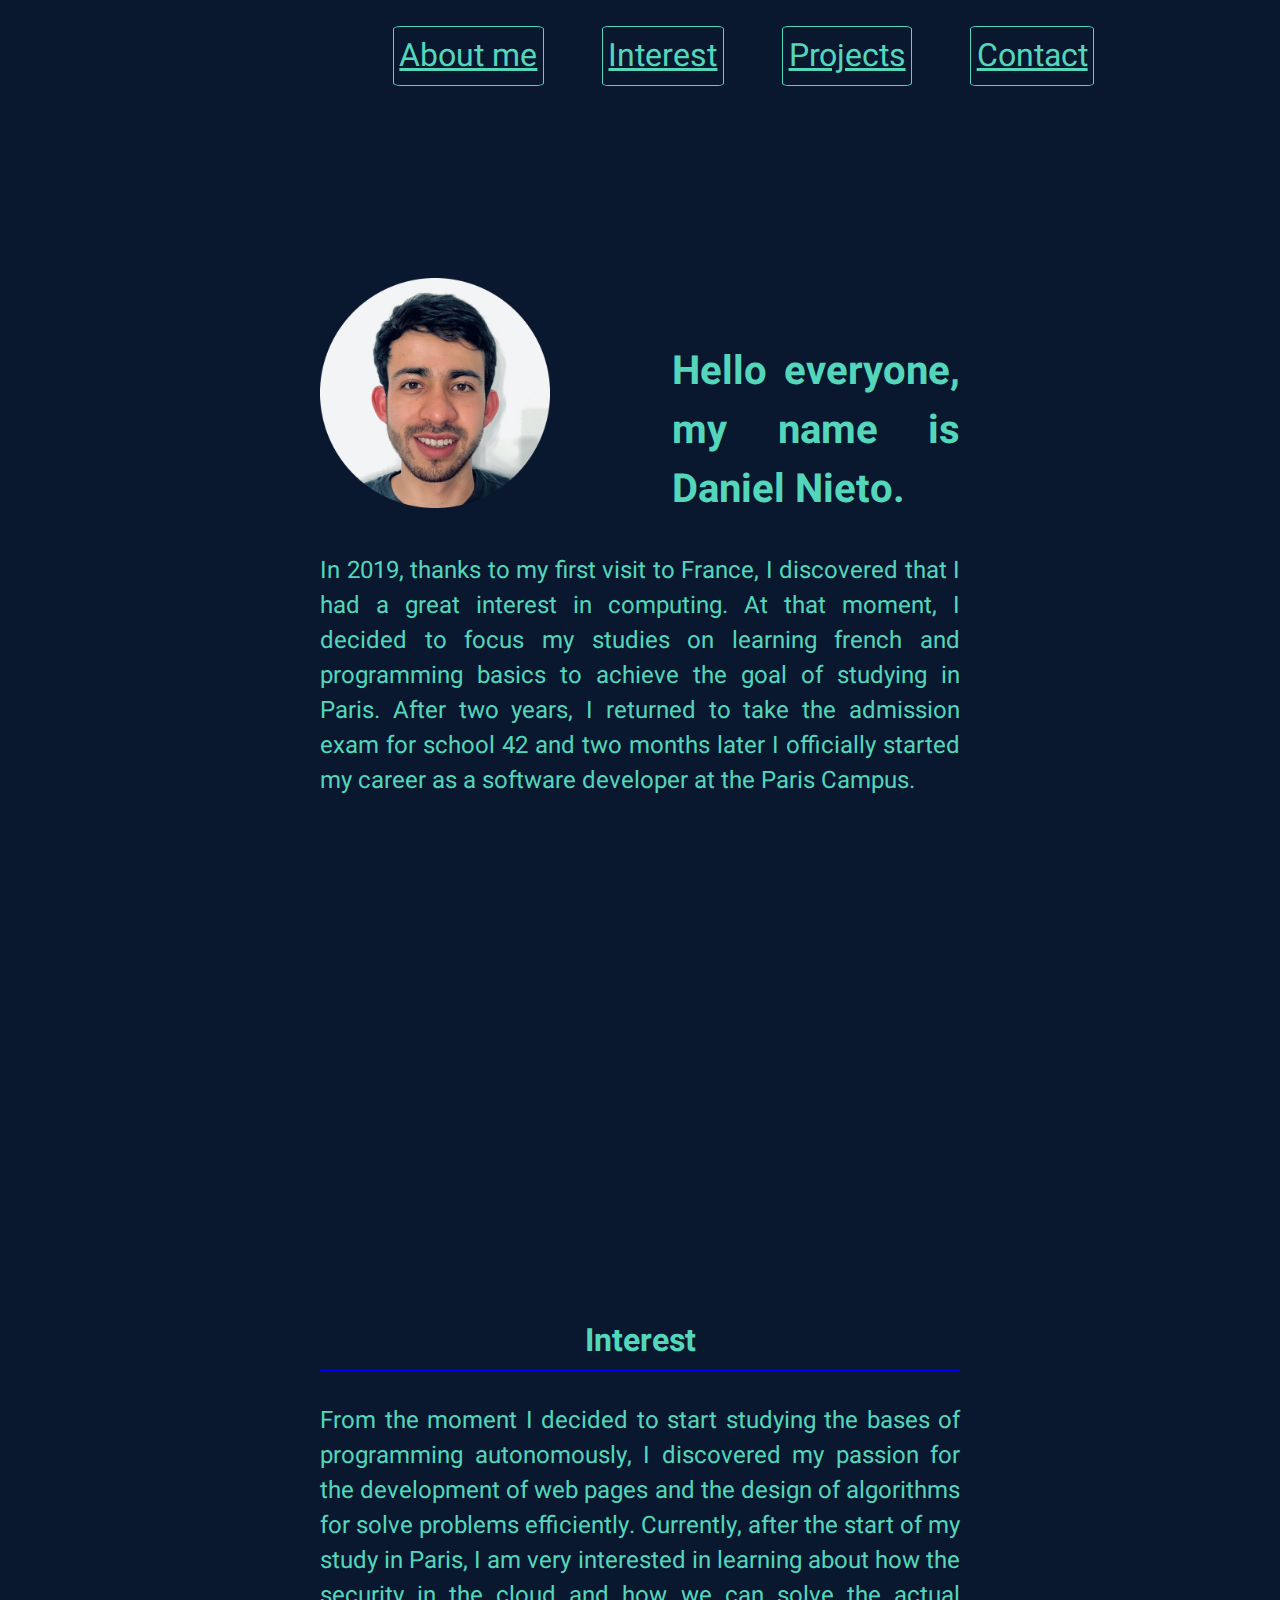
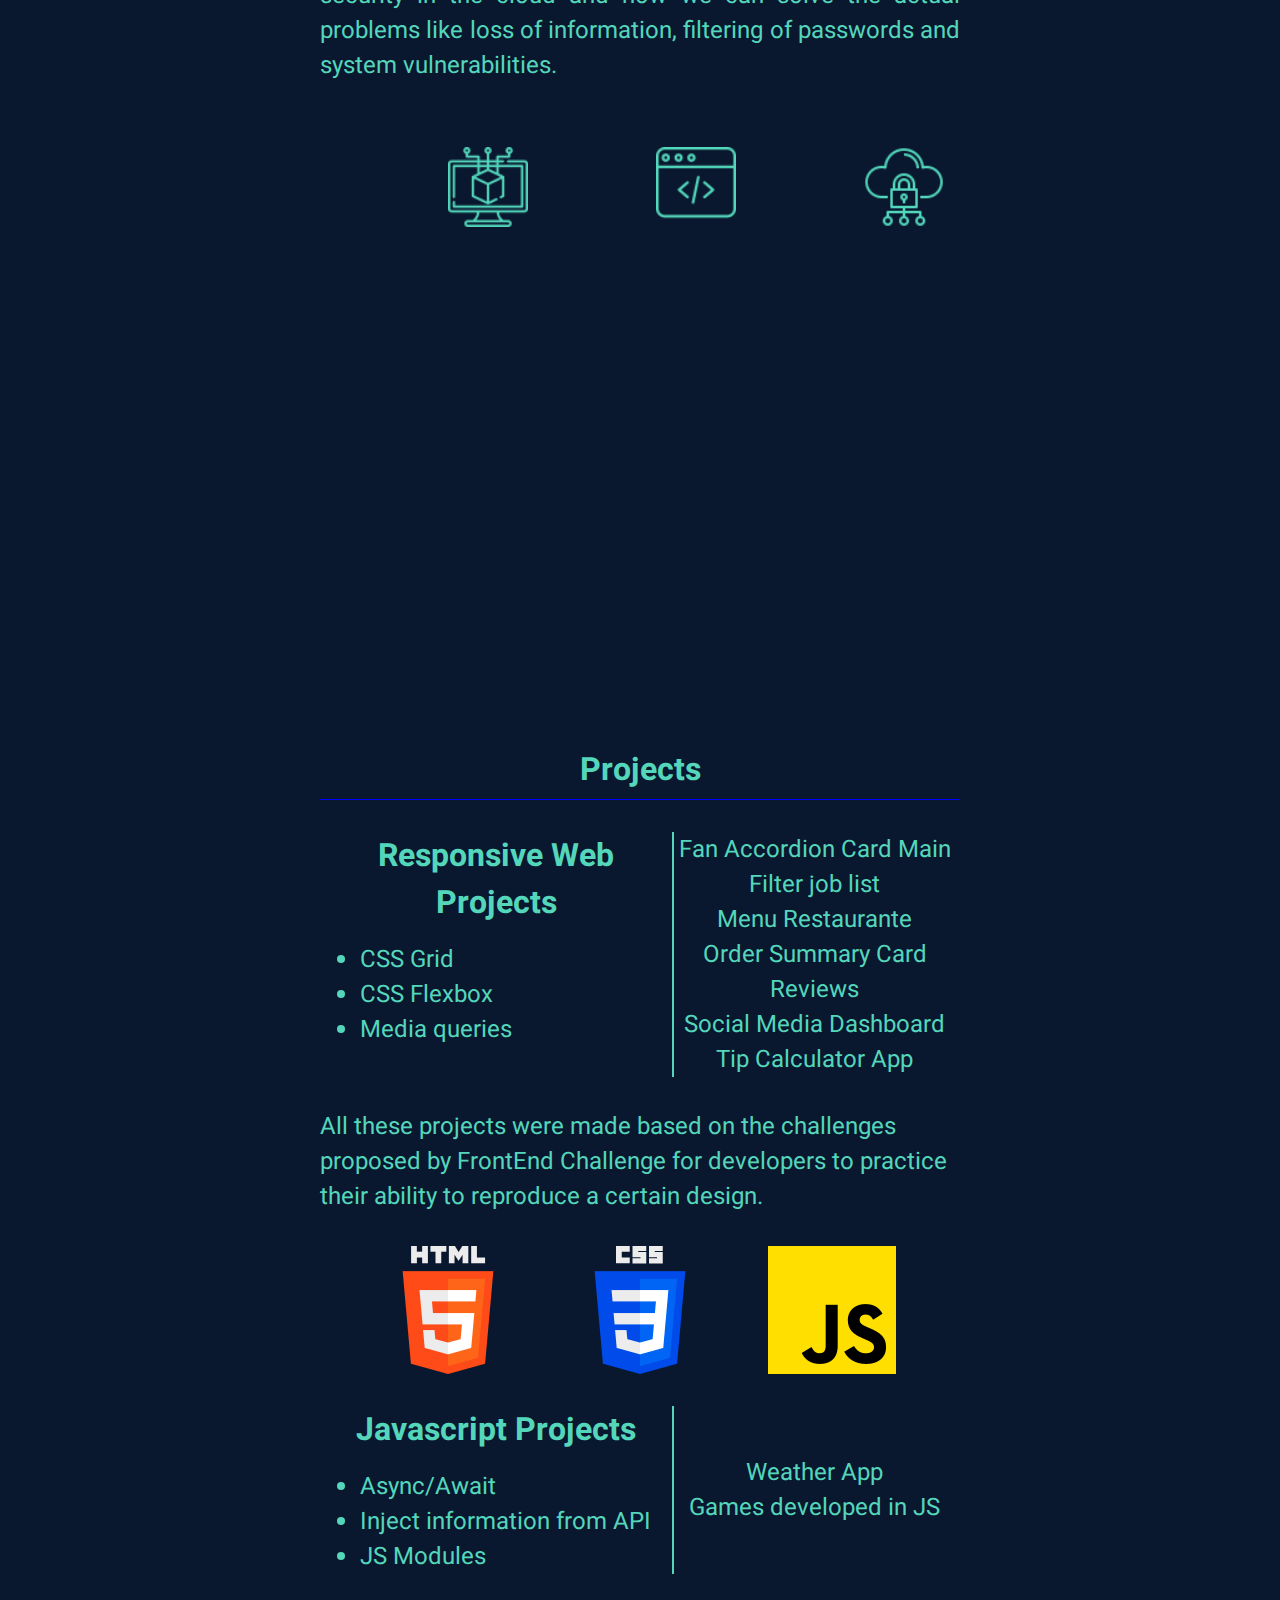
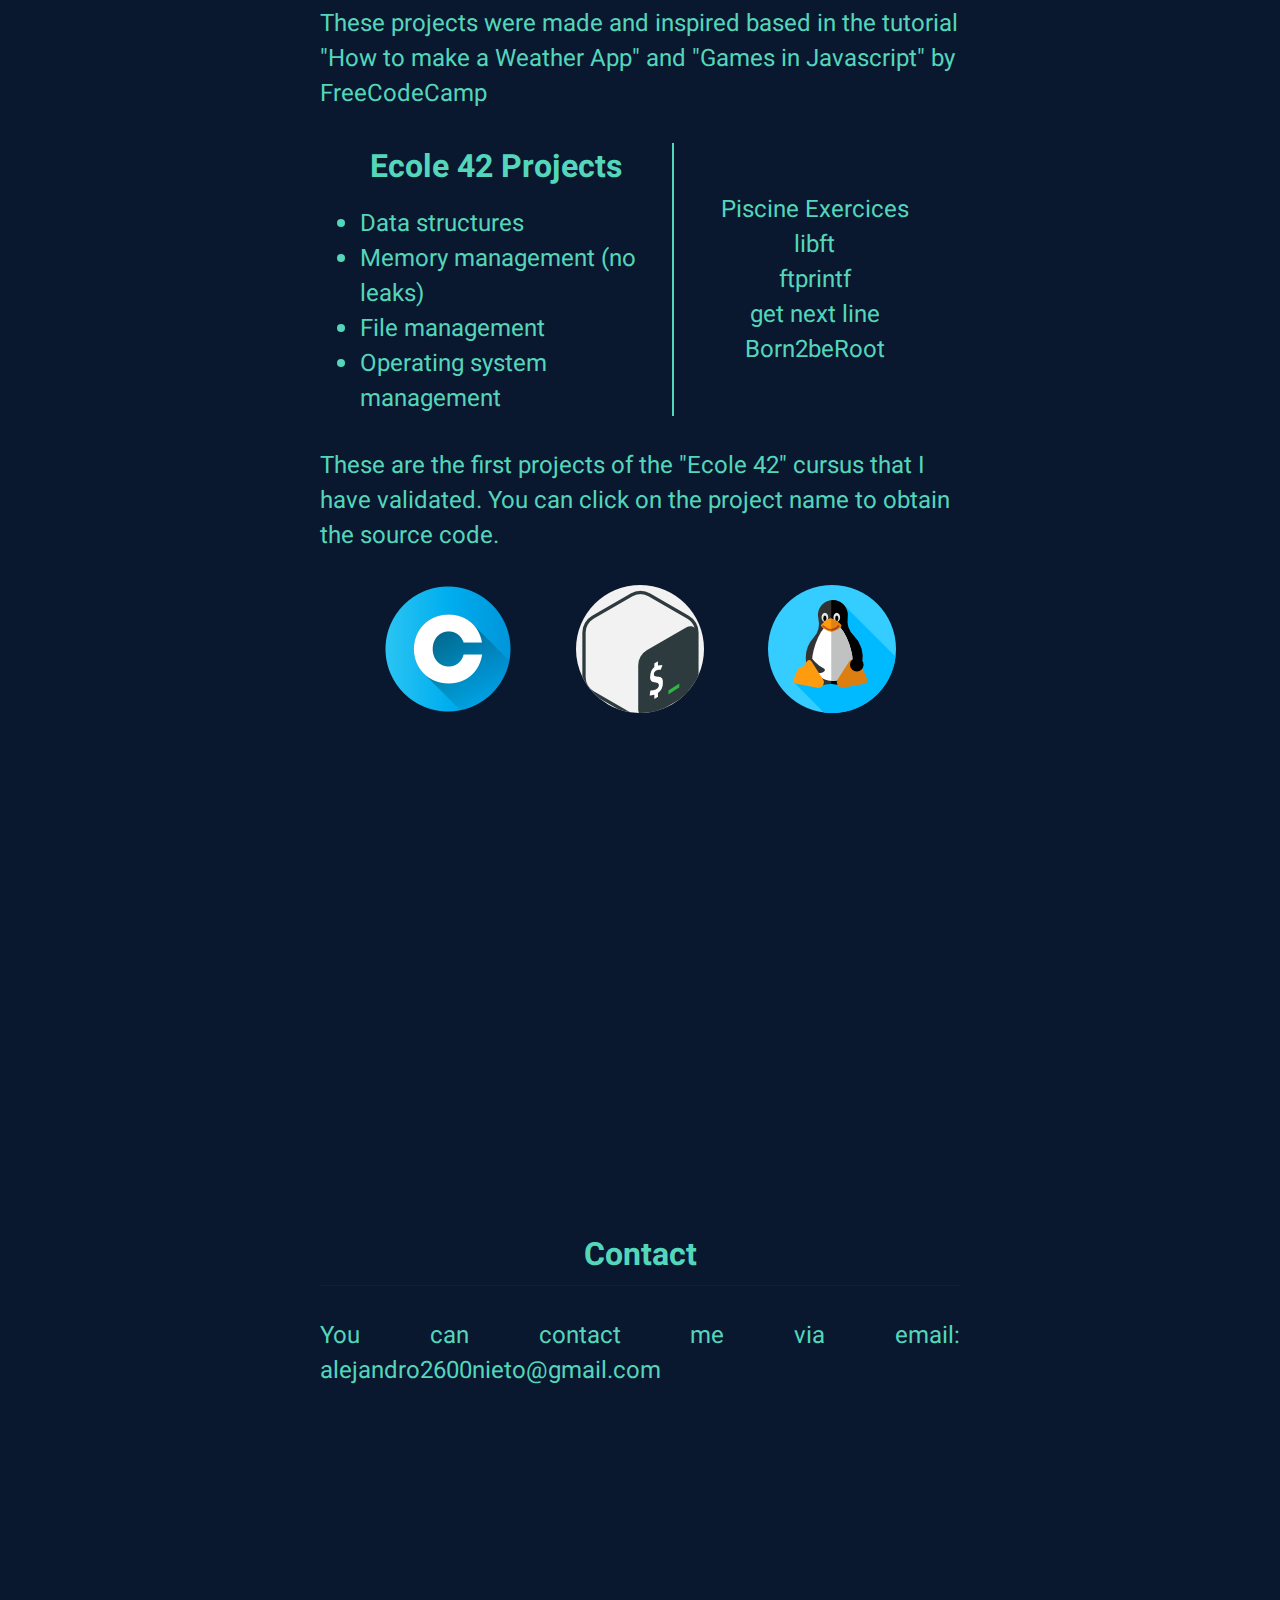
<file: docs/index.html>
<!DOCTYPE html>
<html lang="en">
<head>
    <meta charset="UTF-8">
    <meta http-equiv="X-UA-Compatible" content="IE=edge">
    <meta name="viewport" content="width=device-width, initial-scale=1.0">
    <link rel="stylesheet" href="styles.css">
    <title>Portfolio Daniel Nieto</title>
</head>
<body>
    <header>
        <a href="#about-me" class="link-header">About me</a>
        <a href="#interest" class="link-header">Interest</a>
        <a href="#personal-projects" class="link-header">Projects</a>
        <a href="#contact" class="link-header">Contact</a>
    </header>
    <main>
        <section id="about-me" class="section-container">
            <div id="photo-container">
                <img id="main-photo" src="./images/main-photo.png">
            </div>
            <h2 id="title-name">Hello everyone, my name is Daniel Nieto.</h2>
            <p class="info-section">In 2019, thanks to my first visit to France,
                I discovered that I had a great interest in 
                computing. At that 
                moment, I decided to focus my studies on 
                learning french and programming basics to achieve the goal
                of studying in Paris. After two years, I returned to take 
                the admission exam for school 42 and two months later 
                I officially started my career as a software developer at the Paris Campus.</p>
        </section>
        <section id="interest" class="section-container">
            <h2 class="section-title">Interest</h2>
            <p class="info-section">
                From the moment I decided to start studying the bases
                of programming autonomously, I discovered my passion for
                the development of web pages and the design of algorithms for
                solve problems efficiently.

                Currently, after the start of my study in Paris, I am very 
                interested in learning about how the security in the cloud 
                and how we can solve the actual problems like loss of information, 
                filtering of passwords and system vulnerabilities.
            </p>
            <img class="interest-img" src="./images/software.png">
            <img class="interest-img" src="./images/web-programming.png">
            <img class="interest-img" src="./images/cloud-computing.png">
        </section>
        <section id="personal-projects" class="section-container">
            <h2 class="section-title">Projects</h2>
            <div class="project">
                <div class="project-descriptor">
                    <h3>Responsive Web Projects</h3>
                    <ul>
                        <li>CSS Grid</li>
                        <li>CSS Flexbox</li>
                        <li>Media queries</li>
                    </ul>
                </div>
                <div class="projects-link-container">
                    <a href="projects/faq_accordion_card_main/index.html" target="_blank" class="project-link">Fan Accordion Card Main</a>
                    <a href="projects/job_filter/index.html" target="_blank" class="project-link">Filter job list</a>
                    <a href="projects/menu/index.html" target="_blank" class="project-link">Menu Restaurante</a>
                    <a href="projects/order_summary_card/index.html" target="_blank" class="project-link">Order Summary Card</a>
                    <a href="projects/reviews/docs/index.html" target="_blank" class="project-link">Reviews</a>
                    <a href="projects/social_media_dashboard/index.html" target="_blank" class="project-link">Social Media Dashboard</a>
                    <a href="projects/tip_calculator_app/index.html" target="_blank" class="project-link">Tip Calculator App</a>
                </div>
                <p class="project-info">All these projects were made 
                based on the challenges proposed by FrontEnd Challenge for 
                developers to practice their ability to reproduce a certain design.</p>
            </div>
            <div class="logo-tools-container">
                <img class="logo-tool" src="./images/html-5.png">
                <img class="logo-tool" src="./images/css-3.png">
                <img class="logo-tool" src="./images/js.png">
            </div>
            <div class="project">
                <div class="project-descriptor">
                    <h3>Javascript Projects</h3>
                    <ul>
                        <li>Async/Await</li>
                        <li>Inject information from API</li>
                        <li>JS Modules</li>
                    </ul>
                </div>
                <div class="projects-link-container">
                    <a href="projects/weather_app/index.html" target="_blank" class="project-link">Weather App</a>
                    <a href="projects/games/index.html" target="_blank" class="project-link">Games developed in JS</a>
                </div>
                <p class="project-info">
                These projects were made and inspired based in the tutorial "How to make a Weather App" and "Games in Javascript" by FreeCodeCamp
                </p>
            </div>
            <div class="project">
                <div class="project-descriptor">
                    <h3>Ecole 42 Projects</h3>
                    <ul>
                        <li>Data structures</li>
                        <li>Memory management (no leaks)</li>
                        <li>File management</li>
                        <li>Operating system management</li>
                    </ul>
                </div>
                <div class="projects-link-container">
                    <a href="https://github.com/DanielAlejandro2605/Piscine-42" target="_blank" class="project-link">Piscine Exercices</a>
                    <a href="https://github.com/DanielAlejandro2605/Libft-42" target="_blank" class="project-link">libft</a>
                    <a href="https://github.com/DanielAlejandro2605/ft_printf-42" target="_blank" class="project-link">ftprintf</a>
                    <a href="https://github.com/DanielAlejandro2605/Get-Next-LIne-42" target="_blank" class="project-link">get next line</a>
                    <a target="_blank" class="project-link">Born2beRoot</a>
                </div>
                <p class="project-info">
                    These are the first projects of the "Ecole 42" cursus that I have validated. You can click on the project name to obtain the source code.
                </p>
                <div class="logo-tools-container">
                    <img class="logo-tool" src="./images/letter-c.png">
                    <img class="logo-tool" src="./images/gnu-bash.png">
                    <img class="logo-tool" src="./images/linux.png">
                </div>
            </div>
        </section>
        <section id="contact" class="section-container">
            <h2 class="section-title">Contact</h2>
            <p class="info-section">You can contact me via email: alejandro2600nieto@gmail.com </p>
        </section>
    </main>
</body>
</html>
</file>
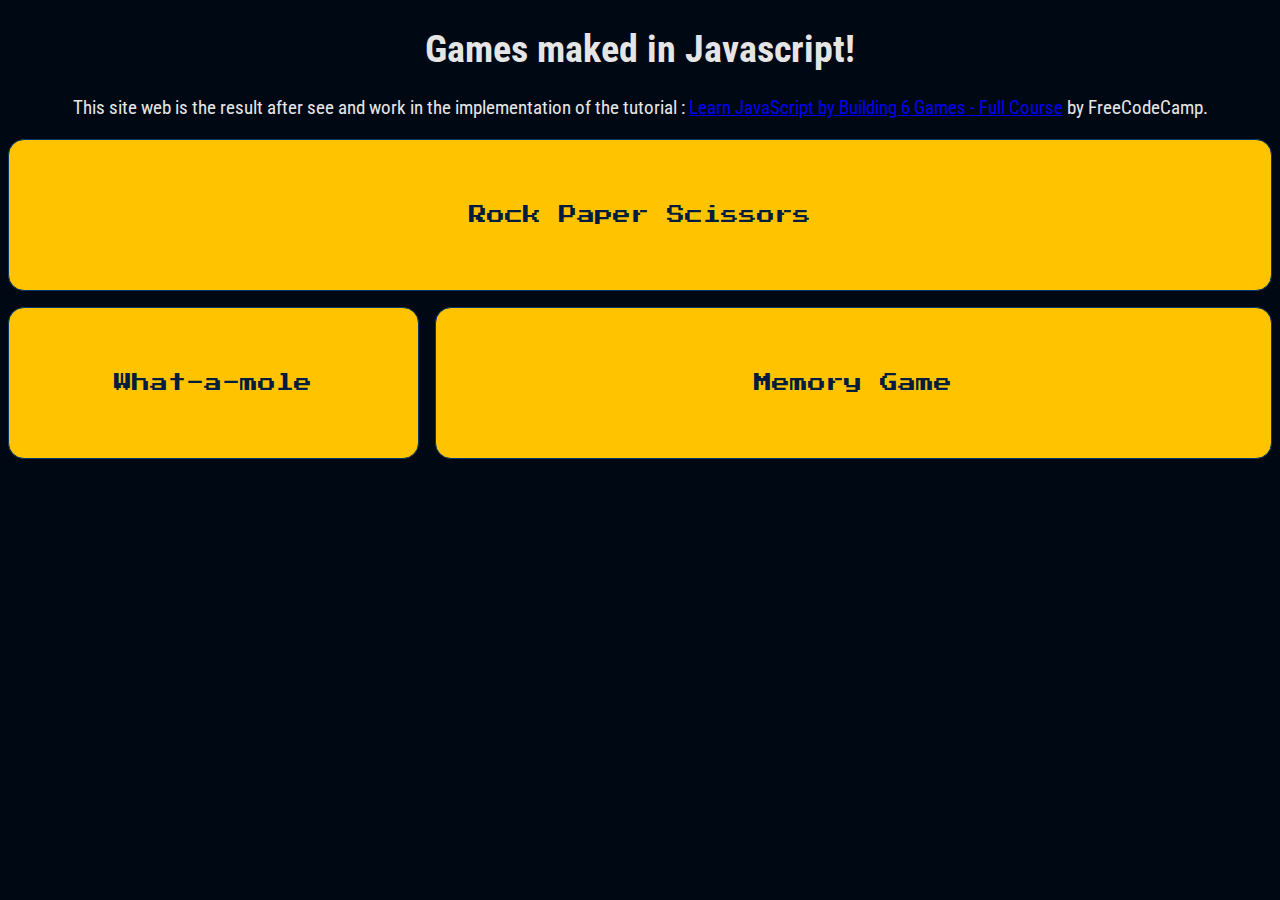
<file: docs/projects/games/index.html>
<!DOCTYPE html>
<html>
    <head>
        <title>Games by Daniel Nieto</title>
        <link rel="stylesheet" href="./styles/main.css">
    </head>
    <body>
        <header>
            <h1>Games maked in Javascript!</h1>
            <p>This site web is the result after see and work in the implementation of the tutorial : 
                <a href="https://www.youtube.com/watch?v=ec8vSKJuZTk&list=LL&index=1&t=157s" target="_blank">
                Learn JavaScript by Building 6 Games - Full Course</a>  by FreeCodeCamp.</p>
        </header>
        <main id="main-container">
            <div class="game-div game1">
                <a href="html/rps.html"><button id="rock-paper-scissors">Rock Paper Scissors</button></a> 
            </div>
            <div class="game-div game3">
                <a href="html/what-a-mole.html"><button id="what-a-mole">What-a-mole</button></a>
            </div>
            <div class="game-div game4">
                <a href="html/mg.html"><button id="memory-game">Memory Game</button></a>
            </div>
        </main>
        <script src="./scripts/main.js"></script>
    </body>
</html>
</file>
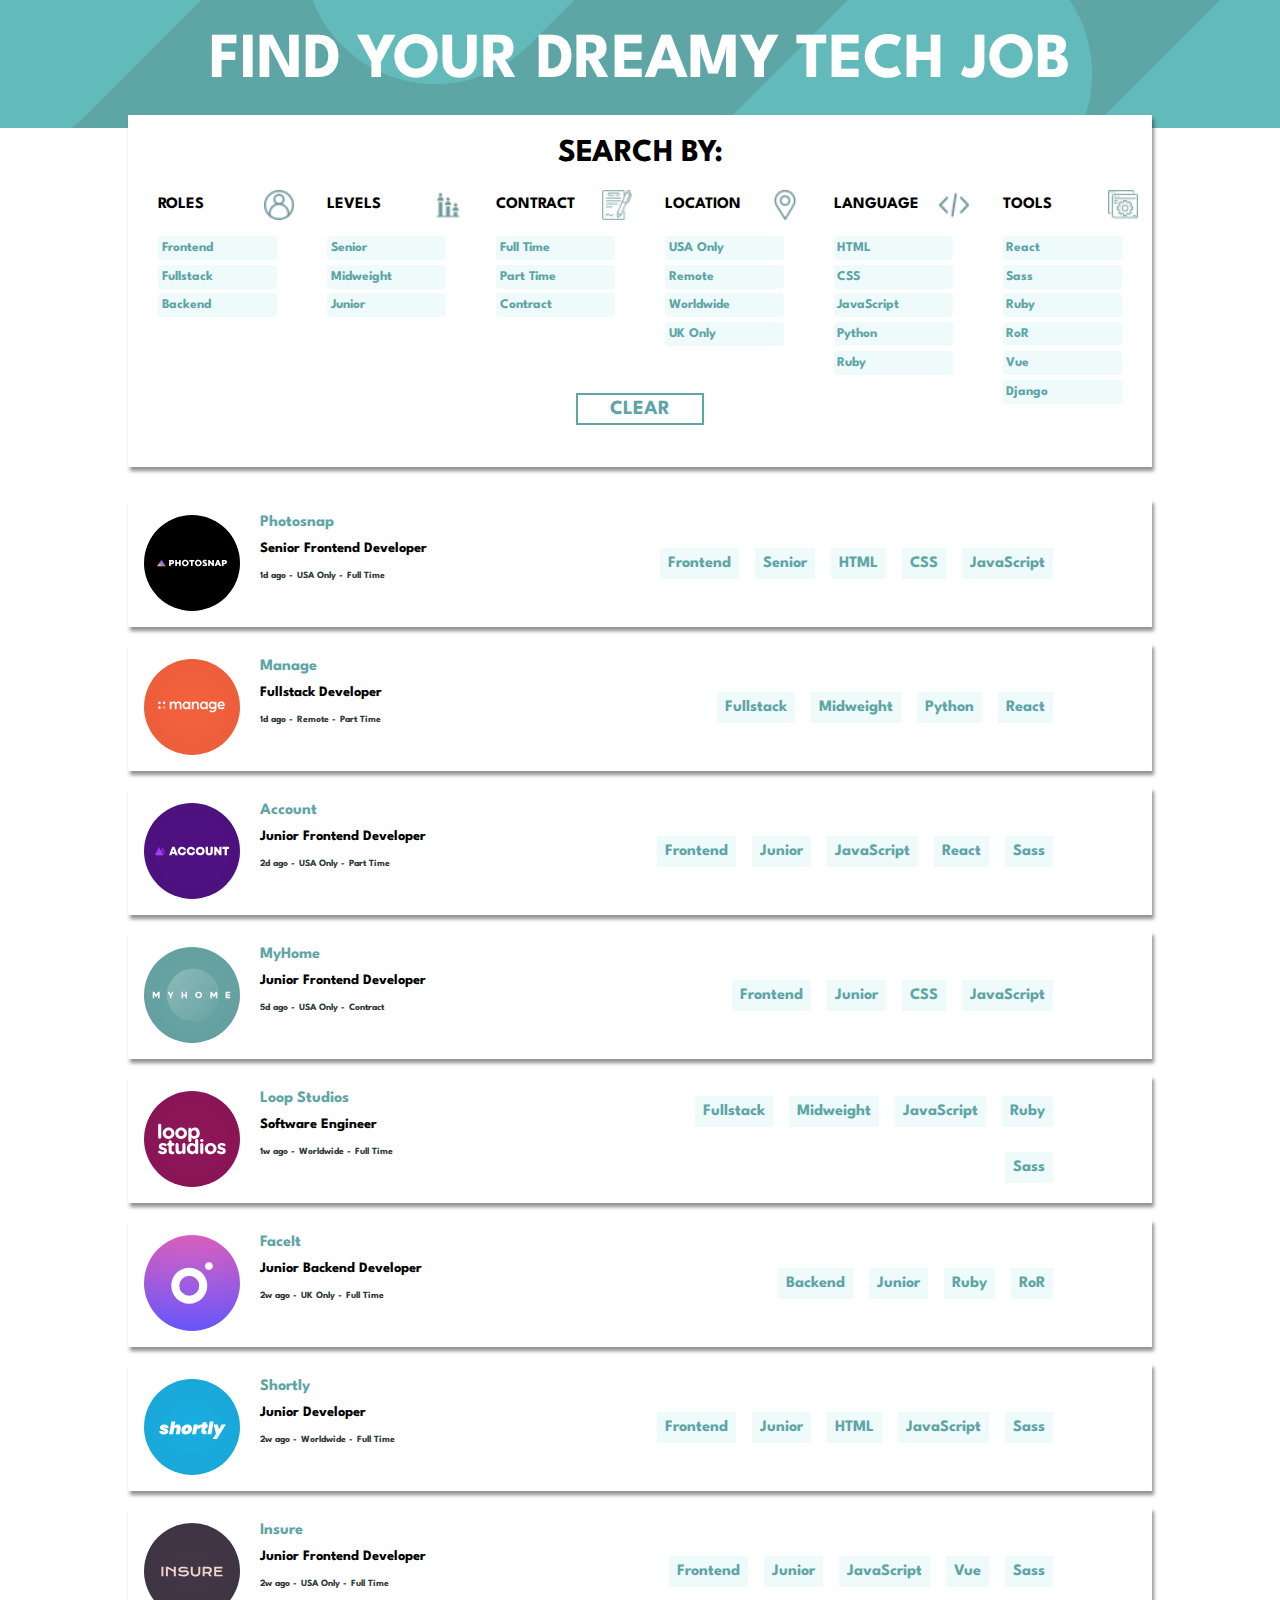
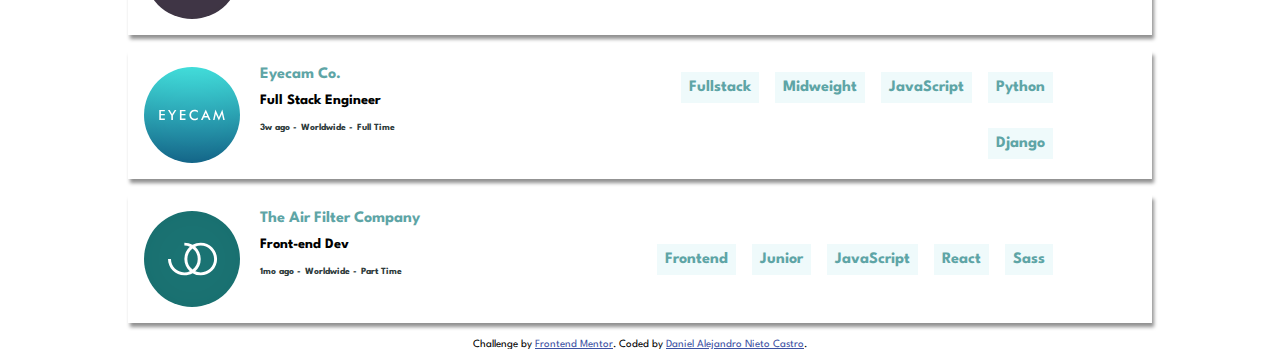
<file: docs/projects/job_filter/index.html>
<!DOCTYPE html>
<html lang="en">
<head>
  <meta charset="UTF-8">
  <meta name="viewport" content="width=device-width, initial-scale=1.0"> <!-- displays site properly based on user's device -->

  <link rel="icon" type="image/png" sizes="32x32" href="./images/favicon-32x32.png">
  <link rel="stylesheet" href="./styles/styles.css">    
  <title>Frontend Mentor | Job Listings</title>

  <!-- Feel free to remove these styles or customise in your own stylesheet 👍 -->
  <style>
    .attribution { font-size: 11px; text-align: center; }
    .attribution a { color: hsl(228, 45%, 44%); }
  </style>
</head>
<body>
  <header>
    <div class="title-container" style="background: url(./images/bg-header-desktop.svg)">
      <h1 class="title">FIND YOUR DREAMY TECH JOB</h1>
    </div>
  </header>
  <section id="filter-engine">
    <h3 class="title-filter-engine">SEARCH BY:</h3>
  </section>
  <main id="main-container">
  </main>
  <div class="attribution">
    Challenge by <a href="https://www.frontendmentor.io?ref=challenge" target="_blank">Frontend Mentor</a>. 
    Coded by <a href="#">Daniel Alejandro Nieto Castro</a>.
  </div>
</body>
<script src="./script/app.js"></script>
<!-- <script type="module" src="./script/filter_engine_module.js"></script> -->
</html>
</file>
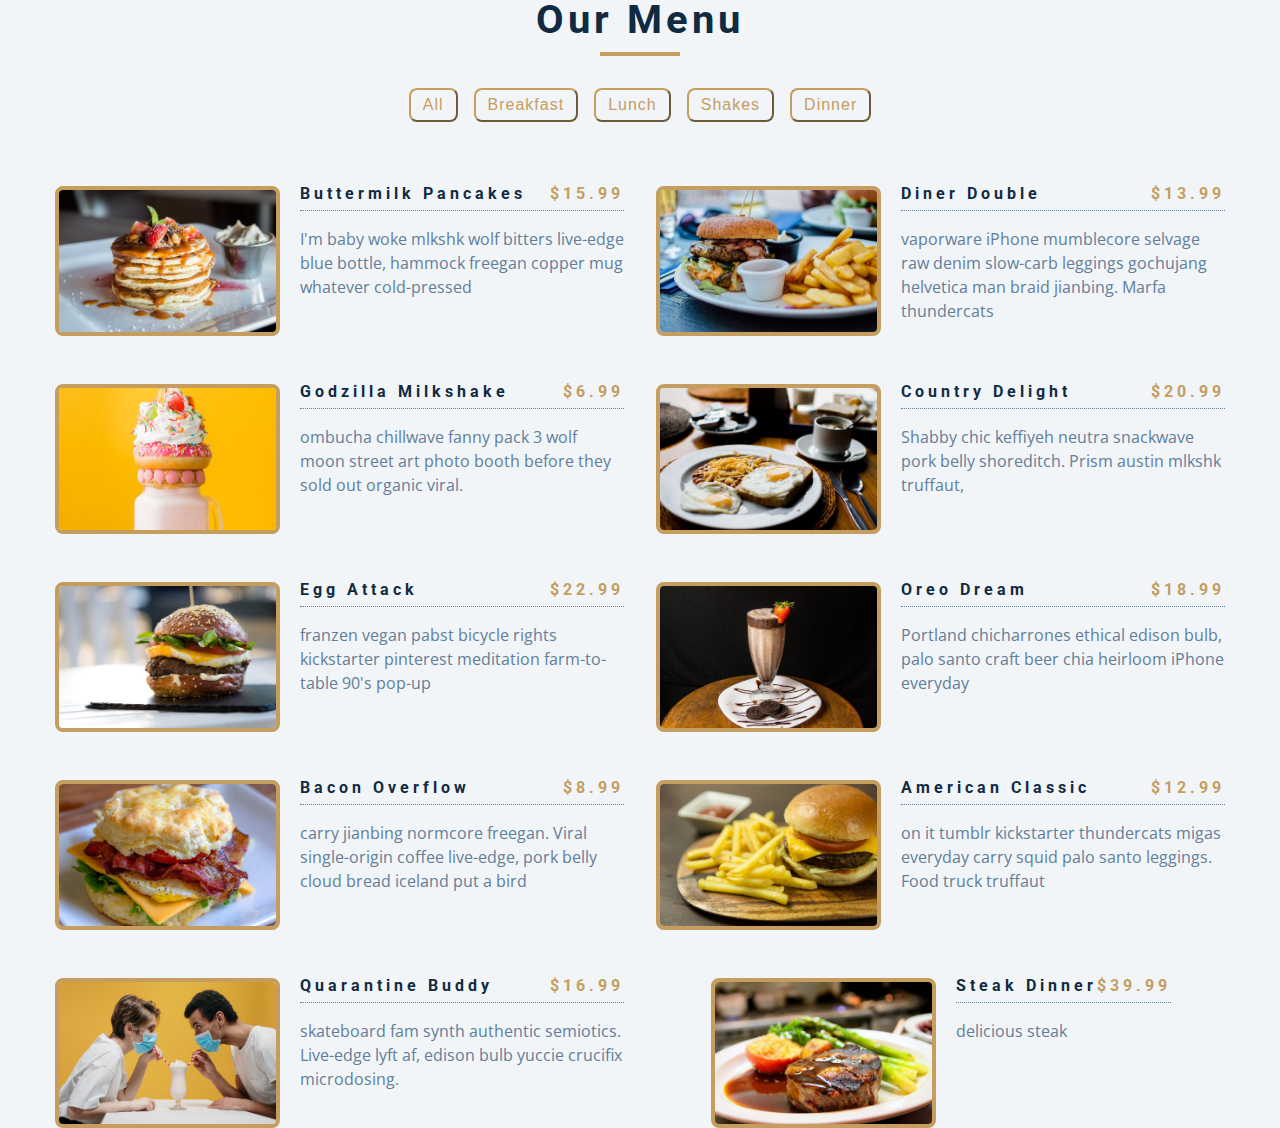
<file: docs/projects/menu/index.html>
<!DOCTYPE html>
<html lang="en">
  <head>
    <meta charset="UTF-8" />
    <meta name="viewport" content="width=device-width, initial-scale=1.0" />
    <title>Menu by Daniel Nieto</title>
    <!-- font-awesome -->
    <link rel="stylesheet" href="https://cdnjs.cloudflare.com/ajax/libs/font-awesome/5.14.0/css/all.min.css"/>
    <!-- styles -->
    <link rel="stylesheet" href="./styles/styles.css" />
  </head>
  <body>
    <section>
        <!--Title-->
        <div class="title">
            <h2>Our menu</h2>
            <div class="underline"></div>
        </div>
        <!--Filter buttons-->
        <div class="btn-container">
            <!-- <button class="filter-btn" type="button" data-id="all">All</button>
            <button class="filter-btn" type="button" data-id="breakfast">Breakfast</button>
            <button class="filter-btn" type="button" data-id="lunch">Lunch</button>
            <button class="filter-btn" type="button" data-id="shakes">Shakes</button> -->
        </div>
        <!--Menu-->
        <div class="section-center">
            <article class="menu-item">
                <img src="./img/menu-item.jpeg" class="photo" alt="menu-item">
                <div class="item-info">
                    <header>
                        <h4>Buttermilk pancakes</h4>
                        <h4 class="price">$15</h4>
                    </header>
                    <p class="item-text">
                        Lorem ipsum dolor sit amet consectetur adipisicing elit. Quam doloremque alias sunt
                        repellat aperiam odit dolorem, fugit ullam laboriosam ipsa nesciunt ex dolores
                    </p>
                </div>
            </article>
        </div>
    </section>
    <!-- javascript -->
    <script src="./script/app.js"></script>
  </body>
</html>
</file>
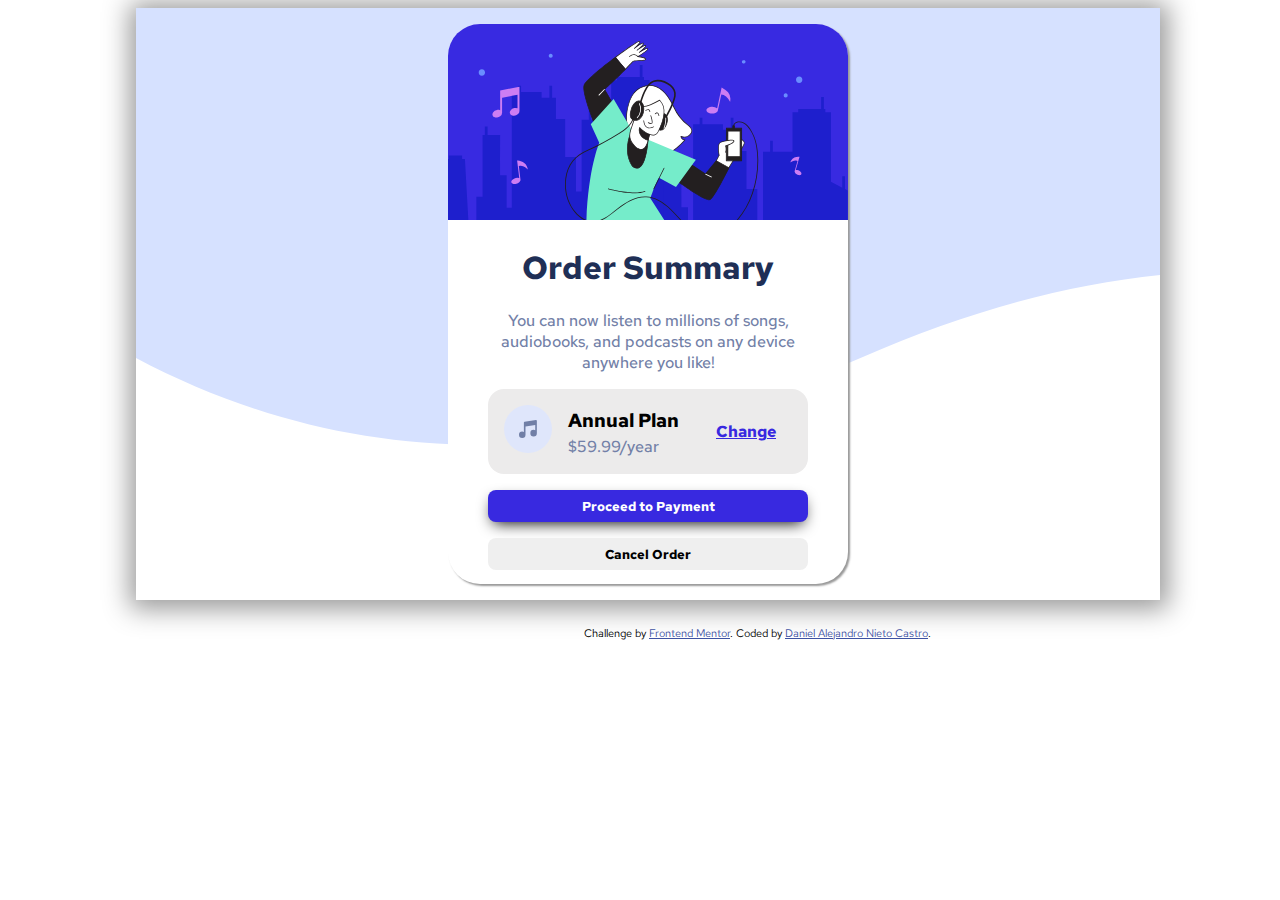
<file: docs/projects/order_summary_card/index.html>
<!DOCTYPE html>
<html lang="en">
<head>
  <meta charset="UTF-8">
  <meta name="viewport" content="width=device-width, initial-scale=1.0"> <!-- displays site properly based on user's device --> 
  <link rel="icon" type="image/png" sizes="32x32" href="./images/favicon-32x32.png">
  <link rel="preconnect" href="https://fonts.googleapis.com">
  <link rel="preconnect" href="https://fonts.gstatic.com" crossorigin>
  <link href="https://fonts.googleapis.com/css2?family=Red+Hat+Text&display=swap" rel="stylesheet">
  <link rel="stylesheet" href="styles/styles.css">
  <title>Frontend Mentor | Order summary card</title>

  <!-- Feel free to remove these styles or customise in your own stylesheet 👍 -->
  <style>
    .attribution { font-size: 11px; text-align: center; }
    .attribution a { color: hsl(228, 45%, 44%); }
  </style>
</head>
<body>
    <div id="container">
        <div id="order-card">
            <img id="illustration-hero" src="images/illustration-hero.svg">
            <h1>Order Summary</h1>
            <p>You can now listen to millions of songs, audiobooks, and podcasts on any 
            device anywhere you like!</p>
            
            <div id="plan-offert">
                <div id='container-icon-music'>
                    <img src="images/icon-music.svg">
                </div>
                <div id='container-plan'>
                    <h3>Annual Plan</h3>
                    <p>$59.99/year</p>             
                </div>
                <div id="container-link">
                    <a><strong>Change</strong></a>
                </div>
            </div>
            <button id="payment" class="button">Proceed to Payment</button>
            <button class="button">Cancel Order</button>
        </div>
    </div>
    

  
  <div class="attribution">
    Challenge by <a href="https://www.frontendmentor.io?ref=challenge" target="_blank">Frontend Mentor</a>. 
    Coded by <a href="#">Daniel Alejandro Nieto Castro</a>.
  </div>
</body>
</html>
</file>
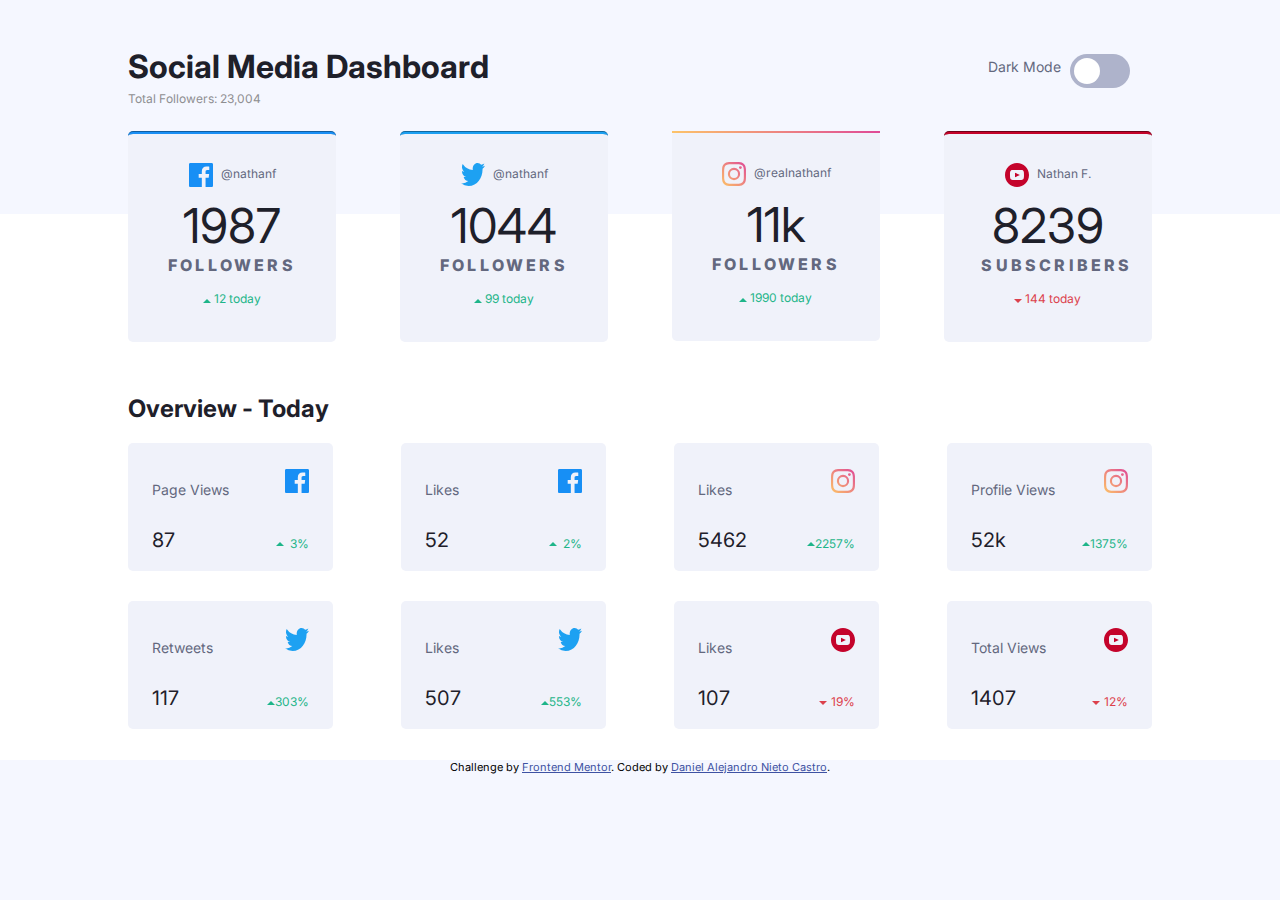
<file: docs/projects/social_media_dashboard/index.html>
<!DOCTYPE html>
<html lang="en">
<head>
    <meta charset="UTF-8">
    <meta name="viewport" content="width=device-width, initial-scale=1.0"> <!-- displays site properly based on user's device -->

    <link rel="icon" type="image/png" sizes="32x32" href="./images/favicon-32x32.png">
    <link rel="stylesheet" href="./styles/styles.css">
    <title>Social Media Dashboard</title>

    <!-- Feel free to remove these styles or customise in your own stylesheet 👍 -->
    <style>
        .attribution { font-size: 11px; text-align: center; }
        .attribution a { color: hsl(228, 45%, 44%); }
    </style>
</head>
<body>
    <header>
        <div id="title_container">
            <h1 id="title">Social Media Dashboard</h1>
            <p>Total Followers: 23,004</p>
        </div>
        <div id="button_container">
            <p>Dark Mode</p>
            <label class="switch">
                <input id="button_switch" type="checkbox">
                <span class="slider round"></span>
            </label>
        </div>
    </header>
    <div id="social_network_container">
        <div class="social_network facebook">
            <div class="icon_user_container">
                <img class="icon" src="images/icon-facebook.svg">
                <p>@nathanf</p>
            </div>
            <div class="followers_container">
                <p class="quantity_followers">1987</p>
                <p class="followers">FOLLOWERS</p>
                <div class="balance_container">
                    <img class="icon_up" src="images/icon-up.svg">
                    12 today
                </div>
            </div> 
        </div>
        <div class="social_network twitter">
            <div class="icon_user_container">
                <img class="icon" src="images/icon-twitter.svg">
                <p>@nathanf</p>
            </div>
            <div class="followers_container">
                <p class="quantity_followers">1044</p>
                <p class="followers">FOLLOWERS</p>
                <div class="balance_container">
                    <img class="icon_up" src="images/icon-up.svg">
                    99 today
                </div>
            </div>
        </div>
        <div class="social_network instagram">
            <div class="icon_user_container">
                <img class="icon" src="images/icon-instagram.svg">
                <p> @realnathanf</p>
            </div>
            <div class="followers_container">
                <p class="quantity_followers">11k</p>
                <p class="followers">FOLLOWERS</p>
                <div class="balance_container">
                    <img class="icon_up" src="images/icon-up.svg">
                    1990 today
                </div>
                
            </div>  
        </div>
        <div class="social_network youtube">
            <div class="icon_user_container">
                <img class="icon" src="images/icon-youtube.svg">
                <p> Nathan F.</p>
            </div>
            <div class="followers_container">
                <p class="quantity_followers">8239</p>
                <p class="followers"> SUBSCRIBERS</p>
                <div class="balance_container instagram">
                    <img class="icon_up" src="images/icon-down.svg">
                    144 today
                </div>
            </div>  
        </div>
    </div>

    <div id="daily_overview_container">
        <h2>Overview - Today</h2>
        <div class="overview_social_network_container">
            <div class="overview_social_network">
                <p>Page Views</p>
                <img class="icon" src="images/icon-facebook.svg">
                <div class="overview_balance">
                    <p>87</p>
                    <img class="icon_up" src="images/icon-up.svg">3%
                </div>
            </div>
        </div>
        <div class="overview_social_network_container">
            <div class="overview_social_network">
                <p>Likes</p>
                <img class="icon" src="images/icon-facebook.svg">
                <div class="overview_balance">
                    <p>52</p>
                    <img class="icon_up" src="images/icon-up.svg">2%
                </div>
            </div>
        </div>
        <div class="overview_social_network_container">
            <div class="overview_social_network">
                <p>Likes</p>
                <img class="icon" src="images/icon-instagram.svg">
                <div class="overview_balance">
                    <p>5462</p>
                    <img class="icon_up" src="images/icon-up.svg">2257%
                </div>
            </div>
        </div>
        <div class="overview_social_network_container">
            <div class="overview_social_network">
                <p>Profile Views</p>
                <img class="icon" src="images/icon-instagram.svg">
                <div class="overview_balance">
                    <p>52k</p>
                    <img class="icon_up" src="images/icon-up.svg">1375%
                </div>
            </div>
        </div>
        <div class="overview_social_network_container">
            <div class="overview_social_network">
                <p>Retweets</p>
                <img class="icon" src="images/icon-twitter.svg">
                <div class="overview_balance">
                    <p>117</p>
                    <img class="icon_up" src="images/icon-up.svg">303%
                </div>
            </div>
        </div>
        <div class="overview_social_network_container">
            <div class="overview_social_network">
                <p>Likes</p>
                <img class="icon" src="images/icon-twitter.svg">
                <div class="overview_balance">
                    <p>507</p>
                    <img class="icon_up" src="images/icon-up.svg">553%
                </div>
            </div>
        </div>
        <div class="overview_social_network_container">
            <div class="overview_social_network">
                <p>Likes</p>
                <img class="icon" src="images/icon-youtube.svg">
                <div class="overview_balance youtube">
                    <p>107</p>
                    <img class="icon_up" src="images/icon-down.svg">19%
                </div>
            </div>
        </div>
        <div class="overview_social_network_container">
            <div class="overview_social_network">
                <p>Total Views</p>
                <img class="icon" src="images/icon-youtube.svg">
                <div class="overview_balance youtube">
                    <p>1407</p>
                    <img class="icon_up" src="images/icon-down.svg">12%
                </div>
            </div>
        </div>
    </div>
  <div class="attribution">
    Challenge by <a href="https://www.frontendmentor.io?ref=challenge" target="_blank">Frontend Mentor</a>. 
    Coded by <a href="#">Daniel Alejandro Nieto Castro</a>.
  </div>
  <script>
      let button = document.getElementById('button_switch');
      button.onclick = function(){
          document.body.classList.toggle('dark_theme');
          
      }
  </script>
</body>
</html>
</file>
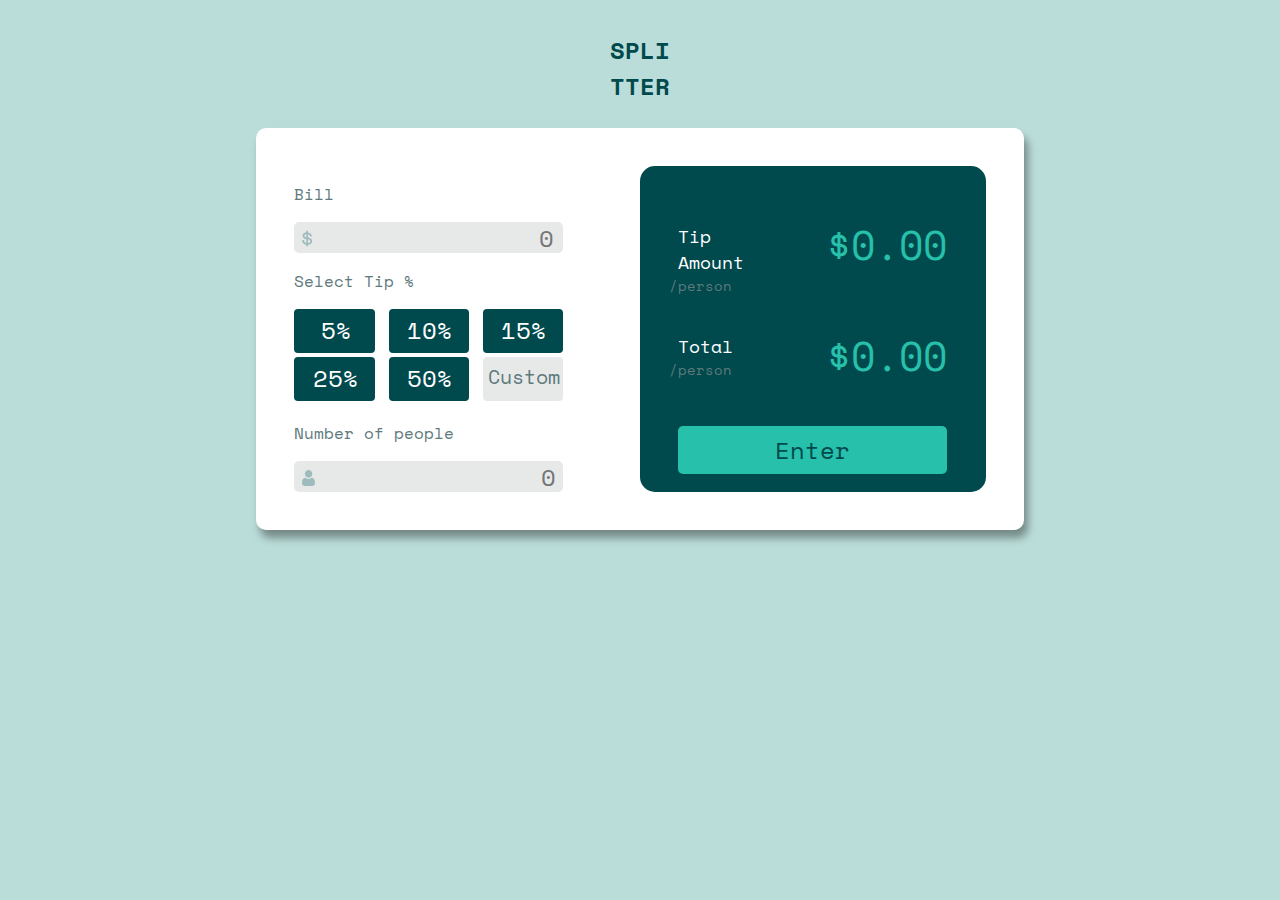
<file: docs/projects/tip_calculator_app/index.html>
<!DOCTYPE html>
<html lang="en">
<head>
  <meta charset="UTF-8">
  <meta name="viewport" content="width=device-width, initial-scale=1.0"> <!-- displays site properly based on user's device -->

  <link rel="icon" type="image/png" sizes="32x32" href="./images/favicon-32x32.png">
  <link rel="stylesheet" href="./styles/styles.css">
  <title>Frontend Mentor | Tip calculator app</title>

  <!-- Feel free to remove these styles or customise in your own stylesheet 👍 -->
  <style>
    .attribution { font-size: 11px; text-align: center; }
    .attribution a { color: hsl(228, 45%, 44%); }
  </style>
</head>
<body>
    <header>
      <h1>SPLI<br>TTER</h1>
    </header>
    <div id="main_container">
        <div id="data_container">
            <form>
                <div id="bill_total_container">
                    <p>Bill</p>
                    <div class="input_container">
                      <img src="./images/icon-dollar.svg">
                      <input placeholder="0"type="text" id="bill_total" size="20" name="fname"><br>
                    </div>
                </div>
                <div id="percentage_container">
                    <p>Select Tip %</p>
                    <div id="button_percentage_container">
                      <input type="radio" name="buttonGroup" value="5" id="one"><label for="one">5%</label>
                      <input type="radio" name="buttonGroup" value="10" id="two"><label for="two">10%</label>
                      <input type="radio" name="buttonGroup" value="15" id="three"><label for="three">15%</label>
                      <input type="radio" name="buttonGroup" value="25" id="four"><label for="four">25%</label>
                      <input type="radio" name="buttonGroup" value="50" id="five"><label for="five">50%</label>
                      <input type="text" placeholder="Custom" id="custom">
                    </div>
                </div>
                <div id="people_container">
                    <p>Number of people</p>
                    <div class="input_container">
                      <img src="./images/icon-person.svg">
                      <input type="text" id="number_of_people" size="20" name="mail" placeholder="0">
                    </div>
                    
                </div>
            </form>
        </div>
        <div id="result_container">
            <p class="result_paragraph">Tip Amount<br><span>/person</span></p>
            <div class="result_number" id="tip_amount_container">$0.00</div>
            <p class="result_paragraph">Total <br><span>/person</span></p>
            <div class="result_number" id="total_per_person_container">$0.00</div>
            <input id="action_button"type="button" value="Enter" onclick="mainFunction()"> 
        </div>
    </div>
    <script src="./script/script.js" type="text/javascript"></script>
      
    <!--<script src="./script/script.js" type="text/javascript"></script>
  Bill

  Select Tip %
  5%
  10%
  15%
  25%
  50%
  Custom

  Number of People

  Tip Amount
  / person

  Total
  / person

  Reset
  
  <div class="attribution">
    Challenge by <a href="https://www.frontendmentor.io?ref=challenge" target="_blank">Frontend Mentor</a>. 
    Coded by <a href="#">Your Name Here</a>.
  </div>-->
</body>
</html>
</file>
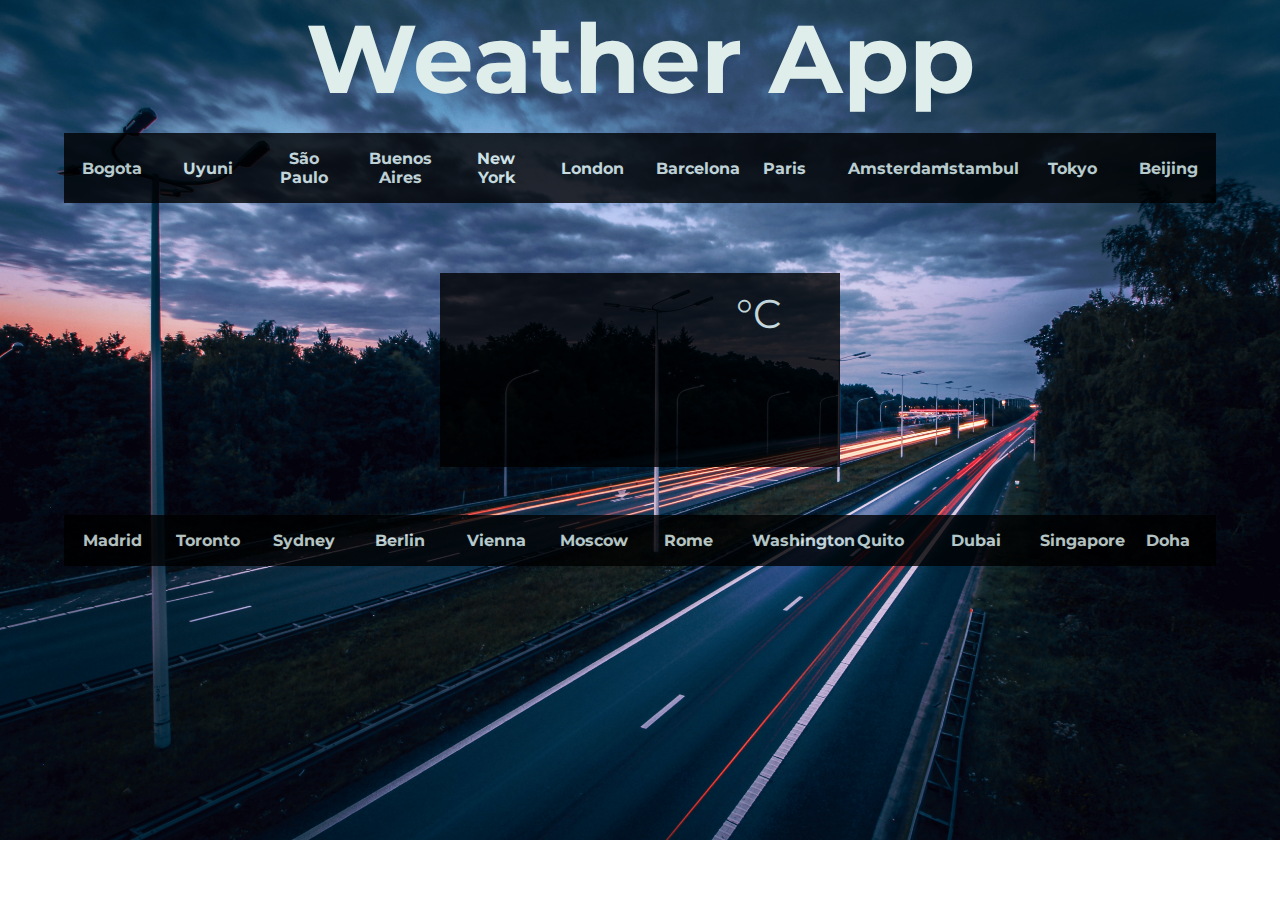
<file: docs/projects/weather_app/index.html>
<!DOCTYPE html>
<html lang="en">
<head>
    <meta charset="UTF-8">
    <meta http-equiv="X-UA-Compatible" content="IE=edge">
    <meta name="viewport" content="width=device-width, initial-scale=1.0">
    <link rel="stylesheet" href="styles.css">
    <title>Weather</title>
</head>
<body>
    <header>
        <h1 class="title">Weather App</h1>
        <nav class="navbar1">
            <button class="btn-top-city">Bogota</button>
            <button class="btn-top-city">Uyuni</button>
            <button class="btn-top-city">São Paulo</button>
            <button class="btn-top-city">Buenos Aires</button>
            <button class="btn-top-city">New York</button>
            <button class="btn-top-city">London</button>
            <button class="btn-top-city">Barcelona</button>
            <button class="btn-top-city">Paris</button>
            <button class="btn-top-city">Amsterdam</button>
            <button class="btn-top-city">Istambul</button>
            <button class="btn-top-city">Tokyo</button>
            <button class="btn-top-city">Beijing</button>
        </nav>
    </header>
    <main>
        <div class="city-info">
            <h1 class="city-title"></h1>
            <span class="city-country"></span>
            <span class="city-date"></span>
            <span class="city-time"></span>
            <span class="city-weather-description"></span>
        </div>
        <div class="city-weather-info">
            <div class="city-temperature-container">
                <span class="degree-temperature"></span>
                <span class="temperature-convension">°C</span>
            </div>
            <div class="city-weather-icon-container">
                <canvas id="icon1" width="120" height="120"></canvas>
            </div>
        </div>
    </main>
    <nav class="navbar2">
        <button class="btn-top-city">Madrid</button>
        <button class="btn-top-city">Toronto</button>
        <button class="btn-top-city">Sydney</button>
        <button class="btn-top-city">Berlin</button>
        <button class="btn-top-city">Vienna</button>
        <button class="btn-top-city">Moscow</button>
        <button class="btn-top-city">Rome</button>
        <button class="btn-top-city">Washington</button>
        <button class="btn-top-city">Quito</button>
        <button class="btn-top-city">Dubai</button>
        <button class="btn-top-city">Singapore</button>
        <button class="btn-top-city">Doha</button>
    </nav>
    <script src="app.js"></script>
    <script src="skycons.js"></script>
</body>
</html>
</file>
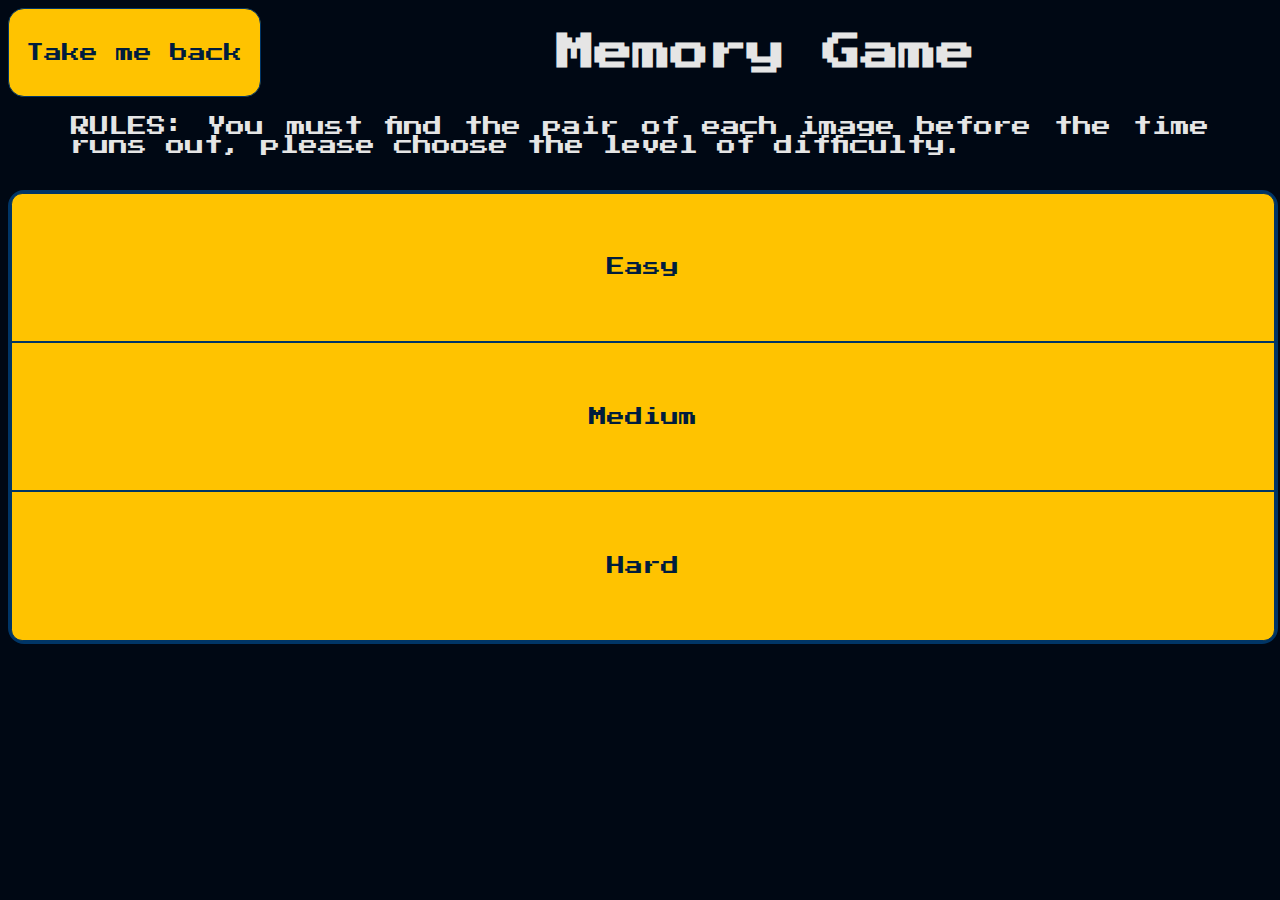
<file: docs/projects/games/html/mg.html>
<!DOCTYPE html>
<html lang="en">
<head>
    <meta charset="UTF-8">
    <meta http-equiv="X-UA-Compatible" content="IE=edge">
    <meta name="viewport" content="width=device-width, initial-scale=1.0">
    <link rel="stylesheet" href="./../styles/main.css">
    <link rel="stylesheet" href="./../styles/mg.css">
    <title>Games by Daniel Nieto</title>
</head>
<body>
    <header class="game-header">
        <a href="./../index.html"><button>Take me back</button></a>
        <h1>Memory Game</h1>
        <p>RULES: You must find the pair of each image before the time runs out, please choose the level of difficulty.</p>
    </header>
    <main class="game-container">
        <button id="easy-level" name="level">Easy</button>
        <button id="medium-level" name="level">Medium</button>
        <button id="hard-level" name="level">Hard</button>
    </main>
    <script src="../scripts/mg.js" type="module"></script>
</body>
</html>
</file>
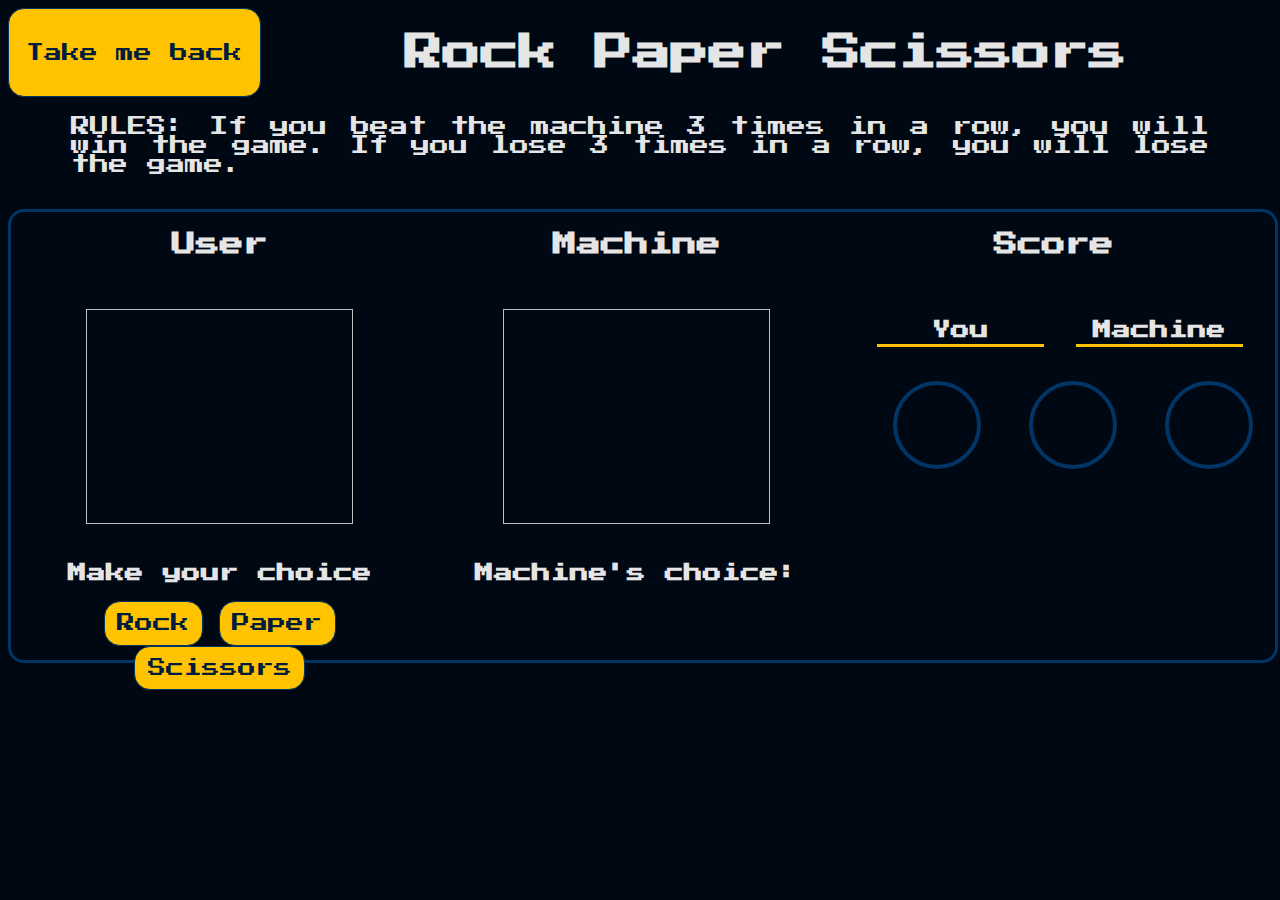
<file: docs/projects/games/html/rps.html>
<!DOCTYPE html>
<html lang="en">
<head>
    <meta charset="UTF-8">
    <meta http-equiv="X-UA-Compatible" content="IE=edge">
    <meta name="viewport" content="width=device-width, initial-scale=1.0">
    <link rel="stylesheet" href="./../styles/main.css">
    <link rel="stylesheet" href="./../styles/rps.css">
    <title>Games by Daniel Nieto</title>
</head>
<body>
    <header class="game-header">
        <a href="./../index.html"><button>Take me back</button></a>
        <h1>Rock Paper Scissors</h1>
        <p>RULES: If you beat the machine 3 times in a row, you will win the game. If you lose 3 times in a row, you will lose the game.</p>
    </header>
    <main class="game-container">
        <div>
            <h2>User</h2>
            <div class="img-choice-container">
                <img id="img-choice-user" class="img-choice" >
            </div>
            <div class="choice-container">
                <h3>Make your choice</h3>
                <button id="rock" name="button-name" class="button-choice">Rock</button>
                <button id="paper" name="button-name" class="button-choice">Paper</button>
                <button id="scissors" name="button-name" class="button-choice">Scissors</button>
            </div>
        </div>
        <div>
            <h2>Machine</h2>
            <div class="img-choice-container">
                <img id="img-choice-machine" class="img-choice">
            </div>
            <div class="choice-container">
                <h3>Machine's choice:</h3>
                <p id="machine-choise"></p>
            </div>
        </div>
        <div id="result-container">
            <h2>Score</h2>
            <div id="score-container">
                <h3>You</h3>
                <h3>Machine</h3>
                <div class="score"></div>
                <div class="score"></div>
                <div class="score"></div>
                <div id="message-result"></div>
                <button id="button-restart">Game again!</button>
            </div>
        </div>
    </main>
    <script src="./../scripts/rps.js"></script>
</body>
</html>
</file>
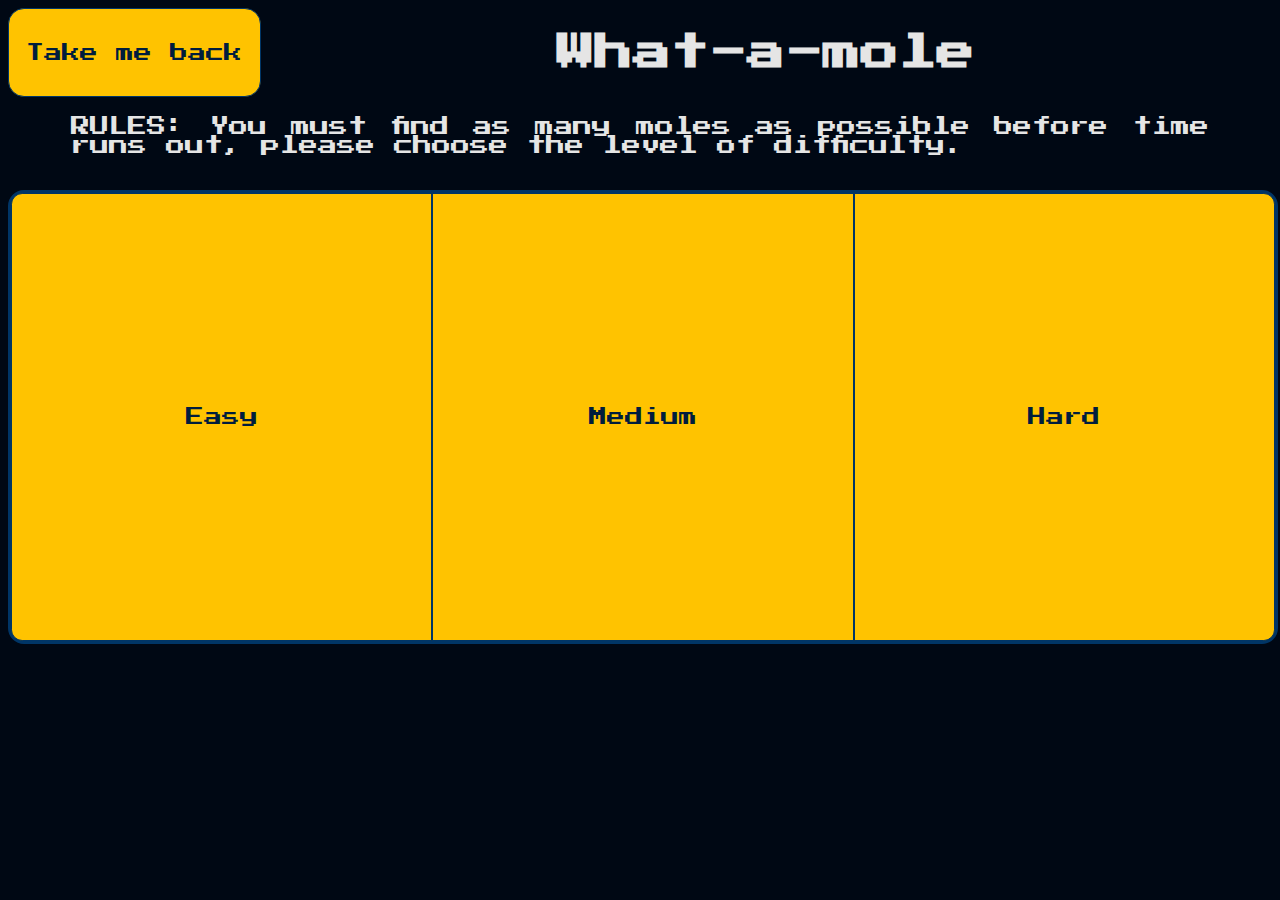
<file: docs/projects/games/html/what-a-mole.html>
<!DOCTYPE html>
<html lang="en">
<head>
    <meta charset="UTF-8">
    <meta http-equiv="X-UA-Compatible" content="IE=edge">
    <meta name="viewport" content="width=device-width, initial-scale=1.0">
    <link rel="stylesheet" href="./../styles/main.css">
    <link rel="stylesheet" href="./../styles/what-a-mole.css">
    <title>Games by Daniel Nieto</title>
</head>
<body>
    <header class="game-header">
        <a href="./../index.html"><button>Take me back</button></a>
        <h1>What-a-mole</h1>
        <p>RULES: You must find as many moles as possible before time runs out, please choose the level of difficulty.</p>
    </header>
    <main class="game-container">
        <button class="level-btn">Easy</button>
        <button class="level-btn">Medium</button>
        <button class="level-btn">Hard</button>
    </main>
    <script src="../scripts/what-a-mole.js" type="module"></script>
</body>
</html>
</file>
<file: docs/styles.css>
@import url('https://fonts.googleapis.com/css2?family=PT+Sans:wght@700&display=swap');
@import url('https://fonts.googleapis.com/css2?family=Heebo:wght@200&display=swap');
*
{
    box-sizing: content-box;
    margin: 0;
}

body
{
    background-color: #0a182f;
    color: #54d6bb;
    font-family: 'Heebo', sans-serif;
}

header
{
    display: flex;
    width: auto;
    height: auto;
    margin-top: 2%;
}

.link-header
{
    border: 1px solid #54d6bb;
    border-radius: 5%;
    color: inherit;
}

.section-container
{
    display: flex;
    width: auto;
    font-size: 2rem;
    flex-wrap: wrap;
    margin-bottom: 40%;
}

/*In my computer*/
@media (min-width: 1201px) and (max-width: 2600px) {
    header
    {
        justify-content: flex-end;
        margin-right: 10%;
    }
    .link-header
    {
        margin-right: 5%;
        padding: 0.5%;
        font-size: 2rem;
    }
    .section-container 
    {
        width: 50%;
        margin-left: 25%;
        margin-top: 15%;
        text-align: justify;
    }
    .section-container h2
    {
        font-size: 2rem;
    }
    .section-title
    {
        width: 100%;
        text-align: center;
        padding: 1%;
        border-bottom: 1px solid blue;
    }
    #photo-container
    {
        width: 45%;
    }
    #main-photo
    {
        width: 80%;
    }
    #title-name
    {
        width: 45%;
        margin-top: 10%;
        margin-left: 10%;
        font-size: 2.5rem;
    }
    .info-section
    {
        width: 100%;
        font-size: 1.5rem;
        margin-top: 5%;
    }
    .interest-img
    {
        margin-top: 10%;
        margin-left: 20%;
        width: 80px;
        height: 80px;
    }
    #personal-projects h2
    {
        width: 100%;
    }
    .project
    {
        display: flex;
        flex-wrap: wrap;
        width: 100%;
        margin-top: 5%;
        text-align: center;
        font-size: 1.5rem;
    }
    .project-descriptor
    {
        width: 55%;
        border-right-color: gray;
        border-right: 2px solid;
    }
    .project-descriptor h3
    {
        font-size: 2rem;
        margin-bottom: 1rem;
    }
    .project-descriptor ul
    {
        text-align: left;
    }
    .projects-link-container
    {
        display: flex;
        flex-direction: column;
        justify-content: center;
        width: 44%;
    }
    .project-link
    {
        text-decoration: none;
        color: inherit;
    }
    .project-info
    {
        margin-top: 5%;
        text-align: left;
        width: 100%;
    }
    .logo-tools-container
    {
        display: flex;
        margin-top: 5%;
        justify-content: space-evenly;
        width: 100%;
    }
}
</file>
<file: docs/projects/games/styles/main.css>
@import url('https://fonts.googleapis.com/css2?family=Press+Start+2P&display=swap');
@import url('https://fonts.googleapis.com/css2?family=Odibee+Sans&family=Press+Start+2P&family=Roboto+Condensed:wght@300&display=swap');
body
{
    background-color: #000814;
}
header
{
    font-family: 'Roboto Condensed', sans-serif;
    font-size: 1.2rem;
    text-align: center;
    color: #e5e5e5;
}

#main-container
{
    display: grid;
    width: 100%;
    height: 100%;
    grid-template-columns: repeat(3, 1fr);
    grid-template-rows: repeat(3, 1fr);
    gap: 1rem;
}

.game-div
{
    width: 100%;
    min-height: 9.5rem;
}
button
{
    font-family: 'Press Start 2P', cursive;
    width: 100%;
    height: 100%;
    font-size: large;
    border: 1px solid #003566;
    border-radius: 1rem;
    color: #001d3d;
    background-color: #ffc300;
}
.game1
{
    grid-column: 1/4;
}

.game3
{
    grid-column: 1/2;
}
.game4
{
    grid-column: 2/4;
}

.game5
{
    grid-column: 1/2;
}

.game-header
{
    display: flex;
    flex-wrap: wrap;
    font-family: 'Press Start 2P', cursive;
}

.game-header > a
{
    width: 20%;
    font-size: 0.5em;
}

.game-header > h1{
    width: 80%;
}

.game-header > p{
    width: 90%;
    text-align: justify;
    margin-left: 5%;
}

.game-container{
    display: flex;
    margin-top: 1rem;
    border: 3px solid #003566;
    border-radius: 1rem;
    width: 100%;
    height: 28rem;
}
</file>
<file: docs/projects/job_filter/styles/styles.css>
@import url('https://fonts.googleapis.com/css2?family=Spartan&display=swap');
:root{
    --green-primary: hsl(181, 29%, 51%);
    --light-grayish-bg: hsl(185, 58%, 96%);
    --dark-grayish-cyan: hsl(180, 8%, 52%);
    --very-dark-grayish: hsl(180, 14%, 20%);
    --white: hsl(0, 0%, 100%);
    --box-shadow: rgba(0, 0, 0, 0.1) 0 20px 25px -5px, rgba(0, 0, 0, 0.04) 0 10px 10px -5px;
}
*{
    margin: 0;
    padding: 0;
    box-sizing: border-box;
}
body{
    font-family: 'Spartan', sans-serif;
}
header{
    height: 8rem;
    background-color: var(--green-primary);
}
h2{
    font-size: 3rem;
}
h3{
    font-size: 2rem;
}
h4{
    font-size: 1rem;
}
h5{
    font-size: 1rem;
}
h6{
    font-size: 0.5rem;
}
.title-container{
    width: 100%;
    height: 100%;
    text-align: center;
}
.title{
    padding-top: 2rem;
    color: var(--white);
}
#filter-engine{
    display: flex;
    flex-wrap: wrap;
    background-color: var(--white);
    box-shadow: 1.8px 3.7px 3.7px hsl(0deg 0% 0% / 0.44);
}
.title-filter-engine{
    width: 100%;
    text-align: center;
    height: 3rem;
    padding-top: 1.5rem;
}
.filter-div{
    align-items: center;
}
.subtitle{
    display: flex;
    justify-content: space-between;
    align-items: center;
    text-align: center;
}
.icon{
    float: right;
    width: 30px;
}
.filter-btns-container{
    display: flex;
    flex-wrap: wrap;
    width: 100%;
    margin-top: 1rem;
    justify-content: center;
}
.filter-btn{
    display: flex;
    align-items: center;
    justify-content: space-between;
    width: 70%;
    height: 1.5rem;
    margin-bottom: .3rem;
    border-radius: 4px;
    font-family: inherit;
    font-weight: bold;
    background-color: var(--light-grayish-bg);
    color: var(--green-primary);
    border: none;
    cursor: pointer;
    overflow: hidden;
    position: relative;
}
.filter-btn:hover{
    color: var(--white);
}
.filter-btn::after{
    content: "";
    width: 100%;
    height: 100px;
    background-color: var(--green-primary);
    position: absolute;
    z-index: 1;
    top: -100px;
    left: 0;
    transition: 1s ease-in-out all;
    border-radius: 0px 0px 100px 100px;
}
.filter-btn:hover::after{
    top: 0;
}
.filter-label{
    margin-left: 0.2rem;
    position: relative;
    z-index: 2;
    transition: 1s ease all;
}
.icon-remove{
    height: 100%;
    border-radius: 0% 10% 10% 0%;
    padding: 0.4rem;
    border: none;
    background-color: var(--green-primary);
    cursor: pointer;
}
.clear-button{
    position: relative;
    width: 8rem;
    height: 2rem;
    font-size: 20px;
    padding: 0.3rem;
    font-family: inherit;
    font-weight: bold;
    color: var(--green-primary);
    background-color: inherit;
    border: 2px solid var(--green-primary);
    text-transform: uppercase;
    cursor: pointer;
    overflow: hidden;
}
.clear-button span{
    position: relative;
    z-index: 2;
    transition: 1s ease all;
}
.clear-button:hover{
    color: var(--white);
}
.clear-button::after{
    content: "";
    width: 100%;
    position: absolute;
    z-index: 1;
    top: 0;
    left: calc(-100% - 80px);
    transition: 1s ease-in-out all;
    border-bottom: 80px solid var(--green-primary);
    border-right: 80px solid transparent;
    transition: 0.5s ease-in-out all;
}
.clear-button:hover::after{
    left: 0;
}
.job-card{
    width: 100%;
    height: 8rem;
    display: flex;
    margin-bottom: 1rem;
    box-shadow: 1.8px 3.7px 3.7px hsl(0deg 0% 0% / 0.44);
}
.company-name{
    width: 100%;
    margin-bottom: 3%;
    color: var(--green-primary)
}
.job-position{
    width: 100%;
    margin-bottom: 3%;
}
.job-features span{
    font-weight: bold;
    color: var(--very-dark-grayish);
}
.job-skills{
    display: flex;
    flex-wrap: wrap;
}
.job-skills span{
    background-color: var(--light-grayish-bg);
    color: var(--green-primary);
    font-weight: bold;
}
.message-alert{
    width: 50%;
    font-size: 20px;
    text-decoration: underline;
    text-transform: uppercase;
    margin-left: 25%;
    margin-bottom: 2rem;
}
@media (max-width: 2600px) {
    h1{
        font-size: 4rem;
    }
    #filter-engine{
        width: 80%;
        min-height: 22rem;
        margin-top: -1%;
        margin-left: 10%;
        justify-content: center;
    }
    .filter-div{
        width: 16.5%;
        height: 10rem;
        margin-top: -1rem;
    }
    .subtitle{
        width: 80%;
        margin-left: 15%;
        font-size: 12px;
    }
    .icon-remove{
        width: 20%;
    }
    #main-container{
        width: 80%;
        margin-left: 10%;
        margin-top: 2rem;
    }
    .job-card{
        padding: 1rem;
    }
    .job-card img{
        height: 100%;
    }
    .company-information{
        width: 40%;
        margin-left: 2%;
    }
    .job-position{
        font-size: 0.9rem;
    }
    .job-features span{
        font-size: 0.6rem;
    }
    .job-skills{
        align-items: center;
        justify-content: flex-end; 
        gap: 1rem;   
        width: 40%;
    }
    .job-skills span{
        padding: 0.5rem;
    }
}
@media (max-width: 1100px){
    h1{
        font-size: 2.5rem;
    }
    #filter-engine{
        width: 90%;
        min-height: 32rem;
        margin-left: 5%;
    }
    .filter-div{
        width: 30%;
    }
    .icon-remove{
        width: 17%;
        padding: 0.3rem;
    }
    .clear-button{
        margin-top: 2rem;
    }
    #main-container{
        width: 90%;
        margin-left: 5%;
    }
    .company-information{
        width: 35%;
    }
    .job-skills{
        width: 55%;
    }
    .job-skills span{
        padding: 0.2rem;
        font-size: 0.8rem;
    }
}
@media (max-width: 500px) {
    h1{
        font-size: 2rem;
    }
    #filter-engine{
        width: 90%;
        height: 30rem;
        margin: 5%;
        margin-top: -5%;
        overflow: scroll;
    }
    .title-filter-engine{
        height: 6rem;
    }
    .filter-div{
        width: 50%;
        margin-bottom: 1.5rem;
    }
    .subtitle{
        width: 80%;
        margin-left: 10%;
        font-size: 4px;
    }
    .clear-button{
        margin-top: 3rem;
        margin-bottom: 1rem;
    }
    #main-container{
        width: 90%;
        margin: 5%;
    }
    .job-card{
        padding: 0.5rem;
        align-items: center;
    }
    .job-card img{
        width: 20%;
        height: 70%;
    }
    .company-information{
        width: 50%;
    }
    .job-position{
        font-size: 14px;
    }
    .job-features span{
        font-size: 10px;
    }
    .job-skills{
        width: 30%;
        height: 100%;
        justify-content: center;
        gap: 2%;
    }
    .job-skills span{
        padding: 2%;
        margin-bottom: 0;
        width: 70%;
        height: 15%;
        font-size: 10px;
        text-align: center;
    }
}
</file>
<file: docs/projects/menu/styles/styles.css>
/*
=============== 
Fonts
===============
*/
@import url("https://fonts.googleapis.com/css?family=Open+Sans|Roboto:400,700&display=swap");

/*
=============== 
Variables
===============
*/

:root {
  /* dark shades of primary color*/
  --clr-primary-1: hsl(205, 86%, 17%);
  --clr-primary-2: hsl(205, 77%, 27%);
  --clr-primary-3: hsl(205, 72%, 37%);
  --clr-primary-4: hsl(205, 63%, 48%);
  /* primary/main color */
  --clr-primary-5: #49a6e9;
  /* lighter shades of primary color */
  --clr-primary-6: hsl(205, 89%, 70%);
  --clr-primary-7: hsl(205, 90%, 76%);
  --clr-primary-8: hsl(205, 86%, 81%);
  --clr-primary-9: hsl(205, 90%, 88%);
  --clr-primary-10: hsl(205, 100%, 96%);
  /* darkest grey - used for headings */
  --clr-grey-1: hsl(209, 61%, 16%);
  --clr-grey-2: hsl(211, 39%, 23%);
  --clr-grey-3: hsl(209, 34%, 30%);
  --clr-grey-4: hsl(209, 28%, 39%);
  /* grey used for paragraphs */
  --clr-grey-5: hsl(210, 22%, 49%);
  --clr-grey-6: hsl(209, 23%, 60%);
  --clr-grey-7: hsl(211, 27%, 70%);
  --clr-grey-8: hsl(210, 31%, 80%);
  --clr-grey-9: hsl(212, 33%, 89%);
  --clr-grey-10: hsl(210, 36%, 96%);
  --clr-white: #fff;
  --clr-red-dark: hsl(360, 67%, 44%);
  --clr-red-light: hsl(360, 71%, 66%);
  --clr-green-dark: hsl(125, 67%, 44%);
  --clr-green-light: hsl(125, 71%, 66%);
  --clr-gold: #c59d5f;
  --clr-black: #222;
  --ff-primary: "Roboto", sans-serif;
  --ff-secondary: "Open Sans", sans-serif;
  --transition: all 0.3s linear;
  --spacing: 0.25rem;
  --radius: 0.5rem;
  --light-shadow: 0 5px 15px rgba(0, 0, 0, 0.1);
  --dark-shadow: 0 5px 15px rgba(0, 0, 0, 0.2);
  --max-width: 1170px;
  --fixed-width: 620px;
}
/*
=============== 
Global Styles
===============
*/

*,
::after,
::before {
  margin: 0;
  padding: 0;
  box-sizing: border-box;
}
body {
  font-family: var(--ff-secondary);
  background: var(--clr-grey-10);
  color: var(--clr-grey-1);
  line-height: 1.5;
  font-size: 0.875rem;
}
ul {
  list-style-type: none;
}
a {
  text-decoration: none;
}
img:not(.logo) {
  width: 100%;
}
img {
  display: block;
}

h1,
h2,
h3,
h4 {
  letter-spacing: var(--spacing);
  text-transform: capitalize;
  line-height: 1.25;
  margin-bottom: 0.75rem;
  font-family: var(--ff-primary);
}
h1 {
  font-size: 3rem;
}
h2 {
  font-size: 2rem;
}
h3 {
  font-size: 1.25rem;
}
h4 {
  font-size: 0.875rem;
}
p {
  margin-bottom: 1.25rem;
  color: var(--clr-grey-5);
}
@media screen and (min-width: 800px) {
  h1 {
    font-size: 4rem;
  }
  h2 {
    font-size: 2.5rem;
  }
  h3 {
    font-size: 1.75rem;
  }
  h4 {
    font-size: 1rem;
  }
  body {
    font-size: 1rem;
  }
  h1,
  h2,
  h3,
  h4 {
    line-height: 1;
  }
}
/*  global classes */

.btn {
  text-transform: uppercase;
  background: transparent;
  color: var(--clr-black);
  padding: 0.375rem 0.75rem;
  letter-spacing: var(--spacing);
  display: inline-block;
  transition: var(--transition);
  font-size: 0.875rem;
  border: 2px solid var(--clr-black);
  cursor: pointer;
  box-shadow: 0 1px 3px rgba(0, 0, 0, 0.2);
  border-radius: var(--radius);
}
.btn:hover {
  color: var(--clr-white);
  background: var(--clr-black);
}
/* section */
.section {
  padding: 5rem 0;
}

main {
  min-height: 100vh;
  display: grid;
  place-items: center;
}
/*
=============== 
Menu
===============
*/

.menu {
  padding: 5rem 0;
}
.title {
  text-align: center;
  margin-bottom: 2rem;
}
.underline {
  width: 5rem;
  height: 0.25rem;
  background: var(--clr-gold);
  margin-left: auto;
  margin-right: auto;
}
.btn-container {
  margin-bottom: 4rem;
  display: flex;
  justify-content: center;
}
.filter-btn {
  background: transparent;
  border-color: var(--clr-gold);
  font-size: 1rem;
  text-transform: capitalize;
  margin: 0 0.5rem;
  letter-spacing: 1px;
  border-radius: var(--radius);
  padding: 0.375rem 0.75rem;
  color: var(--clr-gold);
  cursor: pointer;
  transition: var(--transition);
}
.filter-btn:hover {
  background: var(--clr-gold);
  color: var(--clr-white);
}
.section-center {
  width: 90vw;
  margin: 0 auto;
  max-width: 1170px;
  display: grid;
  gap: 3rem 2rem;
  justify-items: center;
}
.menu-item {
  display: grid;
  gap: 1rem 2rem;
  max-width: 25rem;
}
.photo {
  object-fit: cover;
  height: 200px;
  border: 0.25rem solid var(--clr-gold);
  border-radius: var(--radius);
}
.item-info header {
  display: flex;
  justify-content: space-between;
  border-bottom: 0.5px dotted var(--clr-grey-5);
}
.item-info h4 {
  margin-bottom: 0.5rem;
}
.price {
  color: var(--clr-gold);
}
.item-text {
  margin-bottom: 0;
  padding-top: 1rem;
}

@media screen and (min-width: 768px) {
  .menu-item {
    grid-template-columns: 225px 1fr;
    gap: 0 1.25rem;
    max-width: 40rem;
  }
  .photo {
    height: 175px;
  }
}
@media screen and (min-width: 1200px) {
  .section-center {
    width: 95vw;
    grid-template-columns: 1fr 1fr;
  }
  .photo {
    height: 150px;
  }
}
</file>
<file: docs/projects/order_summary_card/styles/styles.css>
body{
    width: 100%;
    height: 100%;
    font-family: 'Red Hat Text';
    display: flex;
    flex-wrap: wrap;
}

#container{
    display: flex;
    background-image: url("../images/pattern-background-desktop.svg");
    background-repeat: no-repeat;
    box-shadow: 1px 2px 25px 7px #999999;
    width: 80%;
    height: 100%;
    margin-left: 10%;
    margin-bottom: 2%;
    justify-content: center;
}

#order-card{
    width: 25rem;
    height: 35rem;
    margin-top: 1rem;
    margin-bottom: 1rem;
    background-color: white;
    box-shadow: 2px 2px 2px #999999;
    border-radius: 2rem;
    text-align: center;
}
#illustration-hero{
    width: 25rem;
    border-radius: 2rem 2rem 0rem 0rem;
}
#plan-offert{
    width: 80%;
    margin-left: 10%;
    display: flex;
    flex-grow: 3;
    flex-direction: row;
    background-color: #ECEBEB;
    border-radius: 1rem;
}
#container-icon-music{
    margin: 1rem;
}
#container-plan{
    width: 50%;
    text-align: left;
}
#container-plan p{
    margin-top: -1rem;
    margin-left: -1.5rem;
}
h1{
    color:hsl(223, 47%, 23%);
    font-weight: 900;
}
p{
    padding: 0rem 1.5rem 0rem 1.5rem;
    font-weight: 500;
    color: hsl(224, 23%, 55%);
}
#container-link{
    color: hsl(245, 75%, 52%);
    font-weight: 500;
    margin: 2rem;
}
a{
    text-decoration: underline;
    cursor: pointer;
}
.button{
    margin-top: 1rem;
    width: 80%;
    height: 2rem;
    border-radius: 0.5rem;
    font-weight: 700;
    font-family: inherit;
    border: 0rem; 
    cursor: pointer;
}
#payment{
    background-color: hsl(245, 75%, 52%);
    color: white;
    box-shadow: 0px 6px 15px -5px #000000;
}

.attribution
{
    margin-left: 45%;
}
@media (max-width: 375px){
    body{
        width: 100%;
    }
    #container{
        width: 100%;
        height: 50rem;
        margin: 0rem;
    }
    #order-card{
        width: 90%;
        height: 35rem;
        margin-top: 1rem;
    }
    #illustration-hero{
        width: 100%;
    }
    #container-link{
        margin-top: 1.5rem;
        margin-left: 1rem;
    }
}
</file>
<file: docs/projects/social_media_dashboard/styles/styles.css>
@import url('https://fonts.googleapis.com/css2?family=Inter:wght@600&display=swap');
:root{
    --background: hsl(0, 0%, 100%);
    --top-background: hsl(225, 100%, 98%);
    --card-background: hsl(227, 47%, 96%);
    --primary-text: hsl(230, 17%, 14%);
    --secondary-text: hsl(228, 12%, 44%);
    
}
.dark_theme{
    --background: hsl(230, 17%, 14%);
    --top-background:  hsl(232, 19%, 15%);
    --card-background: hsl(228, 28%, 20%);
    --primary-text: hsl(0, 0%, 100%);
    --secondary-text: hsl(228, 34%, 66%);
}
html{
    min-height: 100%;
}
body{
    height: 100%;
    margin: 0;
    background-color: var(--top-background);
    font-family: 'Inter', sans-serif;
}
h1{
    color: var(--primary-text);
}
header{
    width: 80%;
    display: flex;
    flex-wrap: wrap;
    align-items: center;
    text-align: left;
}
#button_container{
    display: flex;
    flex-wrap: wrap;
}
#button_container p{
    font-size: 14px;
    color: var(--secondary-text);
}
.switch {
    position: relative;
    display: inline-block;
    width: 60px;
    height: 34px;
    background-color: inherit;
}
.switch input { 
    opacity: 0;
    width: 0;
    height: 0;
} 
.slider {
    position: absolute;
    cursor: pointer;
    top: 0;
    left: 0;
    right: 0;
    bottom: 0;
    background-color: hsl(230, 22%, 74%);
    -webkit-transition: .4s;
    transition: .4s;
}
  
.slider:before {
    position: absolute;
    content: "";
    height: 26px;
    width: 26px;
    left: 4px;
    bottom: 4px;
    background-color: white;
    -webkit-transition: .4s;
    transition: .4s;
}
  
input:checked + .slider {
    background: linear-gradient(to left,hsl(146, 68%, 55%) 60%, hsl(210, 78%, 56%));
}
  
input:focus + .slider {
    box-shadow: 0 0 1px #2196F3;
}
  
input:checked + .slider:before {
    -webkit-transform: translateX(26px);
    -ms-transform: translateX(26px);
    transform: translateX(26px);
}
.slider.round {
    border-radius: 34px;
}
.slider.round:before {
    border-radius: 50%;
}
#social_network_container{
    background-color: var(--top-background);
    width: 80%;
    display: flex;
}
.social_network{
    background-color: var(--card-background);
    display: flex;
    flex-wrap: wrap;
    text-align: center;
    justify-content: center;
    border-radius: 5px;
}
.social_network.facebook{
    border-top-style: groove;
    border-top-color: hsl(208, 92%, 53%);
}
.social_network.twitter{
    border-top-style: groove;
    border-top-color: hsl(203, 89%, 53%);
}
.social_network.instagram{
    border-top: 2px solid transparent;
    border-image: linear-gradient(to right,hsl(37, 97%, 70%),hsl(329, 70%, 58%));
    border-image-slice: 1;
}
.social_network.youtube{
    border-top-style: groove;
    border-top-color: hsl(348, 97%, 39%);
}
.icon_user_container{
    width: 100%;
    height: 20%;
    margin-top: 10%;
    display: flex;
    justify-content: inherit;
    align-items: center;
}
.icon{
    width: 1.5rem;
    height: 1.5rem;
}
.icon_user_container p{
    color: var(--secondary-text);
    margin-left: 0.5rem;
    margin-top: 0.5rem;
    font-size: 12px;
}
.followers_container{
    margin-top: 0.5rem;
    width: 80%;
    height: 70%;
}
.quantity_followers{
    color: var(--primary-text);
    font-size: 3rem;
    margin-top: -0.5rem;
    margin-bottom: -2rem;
}
.followers{
    width: 80%;
    color: var(--secondary-text);
    letter-spacing: 0.2rem;
    margin-top: 2rem;
    margin-left: 10%;
    font-weight: 800;
}
.balance_container{
    font-size: 12px;
    color: #1EB589;
}
.balance_container.instagram{
    color: #DC414C;
}
#daily_overview_container{
    max-width: 100%;
    padding-left: 10%;
    padding-right: 10%;
    gap: 5%;
    background-color: var(--background);
    display: flex;
    flex-wrap: wrap;
    justify-content: space-between;
}
h2{
    width: 85%;
    color: var(--primary-text);
}
.overview_social_network_container{
    background-color: var(--card-background);
    color: var(--secondary-text);
    height: 8rem;
    display: flex;
    flex-wrap: wrap;
    text-align: center;
    justify-content: space-between;
    border-radius: 5px;
}
.overview_social_network{
    width: 100%;
    height: 30%;
    padding: 1.5rem;
    display: flex;
    flex-wrap: wrap;
    text-align: center;
    justify-content: space-between;
    align-items: center;
}
.overview_social_network p{
    font-size: 14px;
    color: var(--secondary-text);
}
.overview_social_network .icon{
    margin-top: -1rem;
}
.overview_balance{
    width: 100%;
    height: 20%;
    margin-top: 1.5rem;
    display: flex;
    font-size: 12px;
    text-align: center;
    justify-content: space-between;
    color: #1EB589;
}
.overview_balance p{
    color: var(--primary-text);
    font-size: 20px;
    margin-top: -.5rem;
    text-align: left;
    width: 70%;
}
.overview_balance .icon_up{
    width: 8px;
    height: 4px;
    margin-top: .4rem;
    margin-left: 0.5rem;
}
.overview_balance.youtube{
    color: #DC414C;
}
@media (max-width: 2600px) {
    header
    {
        margin: 2% 10% 3% 10%;
        height: 30%;
    }
    #title_container{
        width: 80%;
    }
    #title_container p{
        color: #8E8E91;
        font-size: 12px;
    }
    #button_container{
        width: 20%;
    }
    #social_network_container{
        margin: -2% 10% 0% 10%;
        justify-content: space-between;
    }
    #daily_overview_container{
        margin-top: -5%;
        padding-top: 10rem;
        flex-direction: row;
    }
    .overview_social_network_container{
        width: 20%;
        margin-bottom: 3%;
    }
}
@media (max-width: 1440px) {
    header{
        margin: 2% 10% 3% 10%;
        height: 30%;
    }
    #title_container{
        width: 80%;
    }
    #title_container p{
        color: #8E8E91;
        font-size: 12px;
        margin-top: -2%;
    }
    #button_container{
        width: 20%;
    }
    #button_container p{
        width: 40%;
        margin-top: 2%;
        margin-left: 20%;
    }
    #social_network_container{
        margin: -2% 10% 0% 10%;
        justify-content: space-between;
    }
    .social_network{
        width: 13rem;
        height: 13rem;
    }
    #daily_overview_container{
        margin-top: -10%;
        padding-top: 10rem;
        flex-direction: row;
    }
    .overview_social_network_container{
        width: 20%;
        margin-bottom: 3%;
    }
}
@media (max-width: 420px) {
    html{
        width: 100%;
        height: 100%;
    }
    header{
        height: 15%;
        margin: 5% 10%;
    }
    #title_container{
        width: 100%;
        height: 70%;
        font-size: 12px;
        margin-bottom: 2%;
        border-bottom: 1px solid #8E8E91;
    }
    #button_container{
        width: 100%;  
    }
    #button_container p{
        margin-left: 0;
        width: 80%;
    }
    #social_network_container{
        margin-top: 10%;
        flex-direction: column;
    }
    .social_network{
        width: 100%;
        margin-top: 5%;
    }
    #daily_overview_container{
        flex-direction: column;
        background-color: inherit;
    }
    .overview_social_network_container{
        width: 100%;
        margin-bottom: 5%;
    }

}
</file>
<file: docs/projects/tip_calculator_app/styles/styles.css>
@import url('https://fonts.googleapis.com/css2?family=Space+Mono:wght@700&display=swap');
:root{
  --background: hsl(172, 34%, 80%);
  --title-color: hsl(183, 100%, 15%);
  --container-background: hsl(0, 0%, 100%);
  --background-button: hsl(183, 100%, 15%);
  --background-input: hsl(189,6%,91%);
  --primary-text-color:  hsl(186, 14%, 43%);
  --secondary-text-color: hsl(172, 67%, 45%);
}
html{
  max-width: 100%;
  max-height: 100%;
}
body{
  margin: 0;
  font-family: 'Space Mono', monospace;
  background-color: var(--background);
}
header{
  width: 100%;
  height: 6rem;
  margin-top: 2rem;
  color:  var(--title-color);
  font-size: 12px;
  text-align: center;
  background-color: inherit;
}
#main_container{
  background-color: var(--container-background);
  display: flex;
  box-shadow: 4.0px 8.0px 8.0px hsl(0deg 0% 0% / 0.38);
  border-radius: 10px;
}
#data_container{
  padding: 5%;
}
#bill_total_container{
  display: flex;
  flex-wrap: wrap;
  width: 100%;
}
p{
  color: var(--primary-text-color);
}
#bill_total_container p{
  width: 100%;
  font-size: 16px;
}
.input_container{
  background-color: var(--background-input);
  width: 100%;
  border-radius: 5px;
}
.input_container img{
  margin-top: 1%;
  margin-left: 3%;
}
.input_container input{
  width: 85%;
  margin-top: 1%;
  height: 1.5rem;
  border: 0;
  background-color: inherit;
  color: var(--background-button);
  font-family: 'Space Mono', monospace;
  text-align: right;
  font-size: 24px;
}
.input_container input:focus{
  outline: none;
  background-color: inherit;
}

#button_percentage_container{
  height: 6rem;
  display: flex;
  flex-wrap: wrap;
  justify-content: space-between;
}
input[type='radio'][name='buttonGroup'] { 
    display:none; 
}
input[type='radio'][name='buttonGroup']:checked + label { 
  background-color: var(--secondary-text-color); 
}
input[type='text']:focus{
  background-color: transparent;
}
label {
  display:inline-block;
  border-radius: 4px;
  padding: 3px 3px 7px 5px;
  background-color: var(--background-button);
  color: white;
  font-size: 24px;
  width: 27%;
  height: 35%;
  text-align:center;
}
#custom{
  display:inline-block;
  border-radius: 4px;
  border: 1px white;
  padding: 3px 3px 7px 5px;
  background-color: var(--background-input);
  color: var(--background-button);
  font-size: 20px;
  font-family: 'Space Mono', monospace;
  width: 27%;
  height: 35%;
  text-align:center;
}
#custom::placeholder{
  color: var(--primary-text-color);
}
#custom:focus{
  background-color: var(--background);
  border: 2px var(--secondary-text-color)
}
#custom:focus:hover{
  outline: none;
  box-shadow: 0px 0px 5px var(--secondary-text-color);
  border:1px solid var(--secondary-text-color);
  border-radius:0;
}
span{
  position: relative;
  font-size: 10px;
  color: #F48929;
  float: right;
}
#people_container p{
  width: 100%;
  font-size: 16px;
}
#result_container{
  background-color: var(--background-button);
  margin: 5%;
  padding: 5%;
  border-radius: 15px;
  display: flex;
  flex-wrap: wrap;
  justify-content: space-between;
  align-items: center;
}
.result_paragraph{
  width: 40%;
  height: 30%;
  font-size: 18px;
  color: white;
}
.result_paragraph span{
  color:hsl(186, 14%, 43%);
  font-size: 14px;
  margin-right: 50%;
}
.result_number{
  width: 60%;
  height: 20%;
  text-align: right;
  font-size: 40px;
  color: var(--secondary-text-color);
}
#action_button{
  width: 100%;
  height: 3rem;
  border: 0;
  border-radius: 5px;
  font-family: 'Space Mono', monospace;
  color: var(--background-button);
  font-size: 24px;
  background-color: var(--secondary-text-color);
}
@media(max-width: 2600px){
  #main_container{
    width: 60%;
    height: 60%;
    margin: 0% 20% 0% 20%;
  }
  #data_container{
    width: 50%;
  }
  #result_container{
    width: 50%;
  }
  .result_number{
    margin-top: -15%;
  }
}
@media (max-width: 550px) {
  #main_container{
    width: 96%;
    margin: 0% 2% 0% 2%;
    flex-wrap: wrap;
  }
  #data_container{
    width: 100%;
  }
  .input_container{
    height: 2rem;
  }
  #result_container{
    width: 100%;
    height: 100%;
  }
  .result_number{
    margin-top: 0;
  }
  #action_button{
    margin-top: 0;
  }
}
</file>
<file: docs/projects/weather_app/styles.css>
@import url('https://fonts.googleapis.com/css2?family=Noto+Serif:wght@700&display=swap');
@import url('https://fonts.googleapis.com/css2?family=Montserrat:wght@200&display=swap');
* {
    margin: 0;
    padding: 0;
}

body{
    width: 100%;
    height: 100%;
    background-image: url('./img/back-fond.jpg');
    background-repeat: no-repeat;
    background-size: cover;
    color: #DFEEEA;
    font-family: 'Montserrat', sans-serif;
    display: flex;
    flex-wrap: wrap;
    justify-content: center;
}

header{
    width: 90%;
    text-align: center;
}

.title{ 
    font-size: 6rem;
    padding-bottom: 1rem;
    /* border-bottom: 3px solid #E21800; */
}

nav{
    display: inline-flex;
    justify-content: space-around;
    background-color: #000000;
    opacity: 0.8;
}

.navbar1{
    margin-bottom: 2rem;
    width: 100%;
}

.navbar2{
    margin-top: 3rem;
    margin-bottom: 2rem;
    width: 90%;
    height: 15%;
}

.btn-top-city{
    font-weight: bold;
    min-width: 6rem;
    cursor: pointer;
    background-color: transparent;
    font-size: 1rem;
    font-family: inherit;
    color: inherit;
    border: 0;
    padding: 1rem;
}

.btn-top-city:hover{
    border-bottom: 3px solid #5E8B7E;
}

main{
    margin-top: 3%;
    max-width: 40%;
    display: grid;
    grid-template-columns: repeat(10, 1fr);
    grid-template-rows: repeat(1, 1fr);
    background-color: #000000;
    opacity: 0.8;
}

.city-info{
    grid-column: 1/8;
    margin: 3%;
    padding: 2%;
    display: flex;
    flex-wrap: wrap;
    align-items: flex-start;
    /* background-color: darkgoldenrod; */
}

.city-title{
    width: auto;
    height: 15%;
    font-size: 2.5rem;
}
.city-country{
    width: auto;
    height: 15%;
    /* margin-top: 2%; */
    padding: 2%;
    font-size: 2rem;
    /* background-color: burlywood; */
}
.city-date{
    width: 100%;
    height: 20%;
    font-size: 1.2rem;
    margin-top: 6%;
    /* background-color: rebeccapurple; */
}

.city-time{
    width: 100%;
    height: 20%;
    font-size: 1.2rem;
}
.city-weather-description{
    width: 100%;
    font-size: 1.2rem;
}

.city-weather-info{
    margin: 4%;
    grid-column: 8/11;
    /* background-color: blueviolet; */
}
.city-weather-icon-container{
    height: 70%;
    /* background-color: red; */
}
.degree-temperature{
   margin-left: 10%;
   /* background-color: #5E8B7E; */
}
.city-temperature-container{
    margin-top: 10%;
    width: 100%;
    height: 30%;
    font-size: 2.5rem;
    /* background-color: #5E8B7E; */
}

.icon-weather{
    width: 80%;
    height: 80%;
}
@media (max-width: 2600px)
{
    main{
        background-color: #000000;
        max-width: 100%;
    }
}

@media (max-width: 420px) {
    body{
        height: auto;
        background-image: url('./img/pexels-evgeniy-grozev-1482209.jpg');
    }
    .title{
        margin-top: 2rem;
        font-size: 2rem;
        color: #28566A;
    }
    nav{
        display: flex;
        flex-wrap: wrap;
        padding-right: 3%;
    }
    .btn-top-city{
        max-width: 5rem;
        text-align: center;
    }
    main{
        max-width: 85%;
    }
    .city-title{
        font-size: 1.8rem;
        margin-bottom: 1.5rem;
    }
    .city-country{
        font-size: 1.2rem;
    }
    .city-temperature-container{
        font-size: 1.8rem;
    }
    canvas{
        width: 90px;
        height: 90px;
    }
}
</file>
<file: docs/projects/games/styles/mg.css>
.game-container{
    flex-direction: column;
}
.game-container > button:hover{
    background-color: #000814;
    color: #e5e5e5;
}

#easy-level{
    border-radius: 0.7rem 0.7rem 0rem 0rem;
}

#easy-level:hover::after{
    content:' : 9 images - 1 min';
}

#medium-level{
    border-radius: 0rem;
}

#medium-level:hover::after{
    content: ' : 12 images - 1 min 30 sec';
}

#hard-level{
    border-radius: 0rem 0rem 0.7rem 0.7rem;
}

#hard-level:hover:after{
    content: ' : 15 images - 2 min';
}

.game-table{
    display: flex;
    flex-wrap: wrap;
    align-items: center;
    justify-content: space-around;
    width: 100%;
    border-radius: inherit;
    padding-bottom: 2rem;
}

.timer{
    font-family: 'Press Start 2P', cursive;
    font-size: 5rem;
    color: white;
    max-width: 35%;
    margin: 2% 0% -3% 40%;
}
.timer span{
    margin-left: -5rem;
}

img{
    width: 12rem;
    height: 12rem;
    margin-top: 5%;
    margin-left: 1em;
    border-radius: 1em;
    border: 5px solid #ffc300;
}

.message-final{
    width: 80%;
    text-align: center;
    margin-top: 5rem;
    margin-left: 5%;
    font-family: 'Press Start 2P', cursive;
    font-size: 4rem;
    color: white;
}
</file>
<file: docs/projects/games/styles/rps.css>
.game-container > div{
    width: 33%;
    height: 100%;
    text-align: center;
    font-family: 'Press Start 2P', cursive;
    color: #e5e5e5;
}

.img-choice-container{
    width: 80%;
    height: 60%;
    margin-left: 10%;
}

.img-choice{
    width: 80%;
    height: 80%;
    margin-top: 10%;
}

.choice-container
{
    display: flexbox;
    width: 100%;
    height: 20%;
}

.choice-container > h3{
    width: 100%;
}

.choice-container > button{
    width: auto;
    height: 50%;
    padding: 3%;
}

#score-container{
    display: flex;
    flex-wrap: wrap;
    width: auto;
    height: 15rem;
    margin-top: 4rem;
}

#score-container > h3
{
    width: 40%;
    height: 10%;
    margin-top: 0;
    margin-left: 2rem;
    border-bottom: 3px solid #ffc300;
}

.score
{
    width: 5rem;
    height: 5rem;
    margin-top: 1rem;
    margin-left: 3rem;
    background-color: #000814;
    border: 4px solid #003566;
    border-radius: 50%;
}

.beat-win
{
    background-color: #30DA22;
}

.beat-lost
{
    background-color: #DE1F1F;
}

#message-result{
    width: 100%;
    min-height: 4rem;
    margin-top: 1rem;
    font-size: 1.8rem;
}

#button-restart{
    visibility: hidden;
    width: 100%;
    height: 30%;
}
</file>
<file: docs/projects/games/styles/what-a-mole.css>
body{
    font-family: 'Press Start 2P', cursive;
    color: white;
}
.game-container{
    min-height: 28rem;
}

.level-btn{
    border-radius: 0;
}

.level-btn:first-child{
    border-radius: 0.7rem 0 0 0.7rem;
}

.level-btn:last-child{
    border-radius: 0 0.7rem 0.7rem 0;
}

.game-box{
    flex-wrap: wrap;
}

.timer{
    display: inline-flex;
    font-size: 3rem;
    color: white;
    width: 60%;
    margin: 5% 5% 5% 10%;
}

.game-table{
    display: flex;
    flex-wrap: wrap;
    width: 70%;
    background-color: #6cc43c;
    border-radius: 0.7rem 0 0 0.7rem;
    border-right: 2px solid #003566;
}

.box-img{
    margin-left: 1.5%;
    width: 15%;
}

.score-table{
    display: flex;
    flex-wrap: wrap;
    width: 30%;
    height: 100%;
    justify-content: space-around;
}

.score-table h1{
    width: 100%;
    text-align: center;
}

.mole-img{
    width: 18%;
    height: 40%;
    margin: 3%;
}

.final-message{
    width: 80%;
    height: 50%;
    margin-left: 10%;
    margin-top: 7%;
    font-size: 5rem;
    text-align: center;
}
</file>
